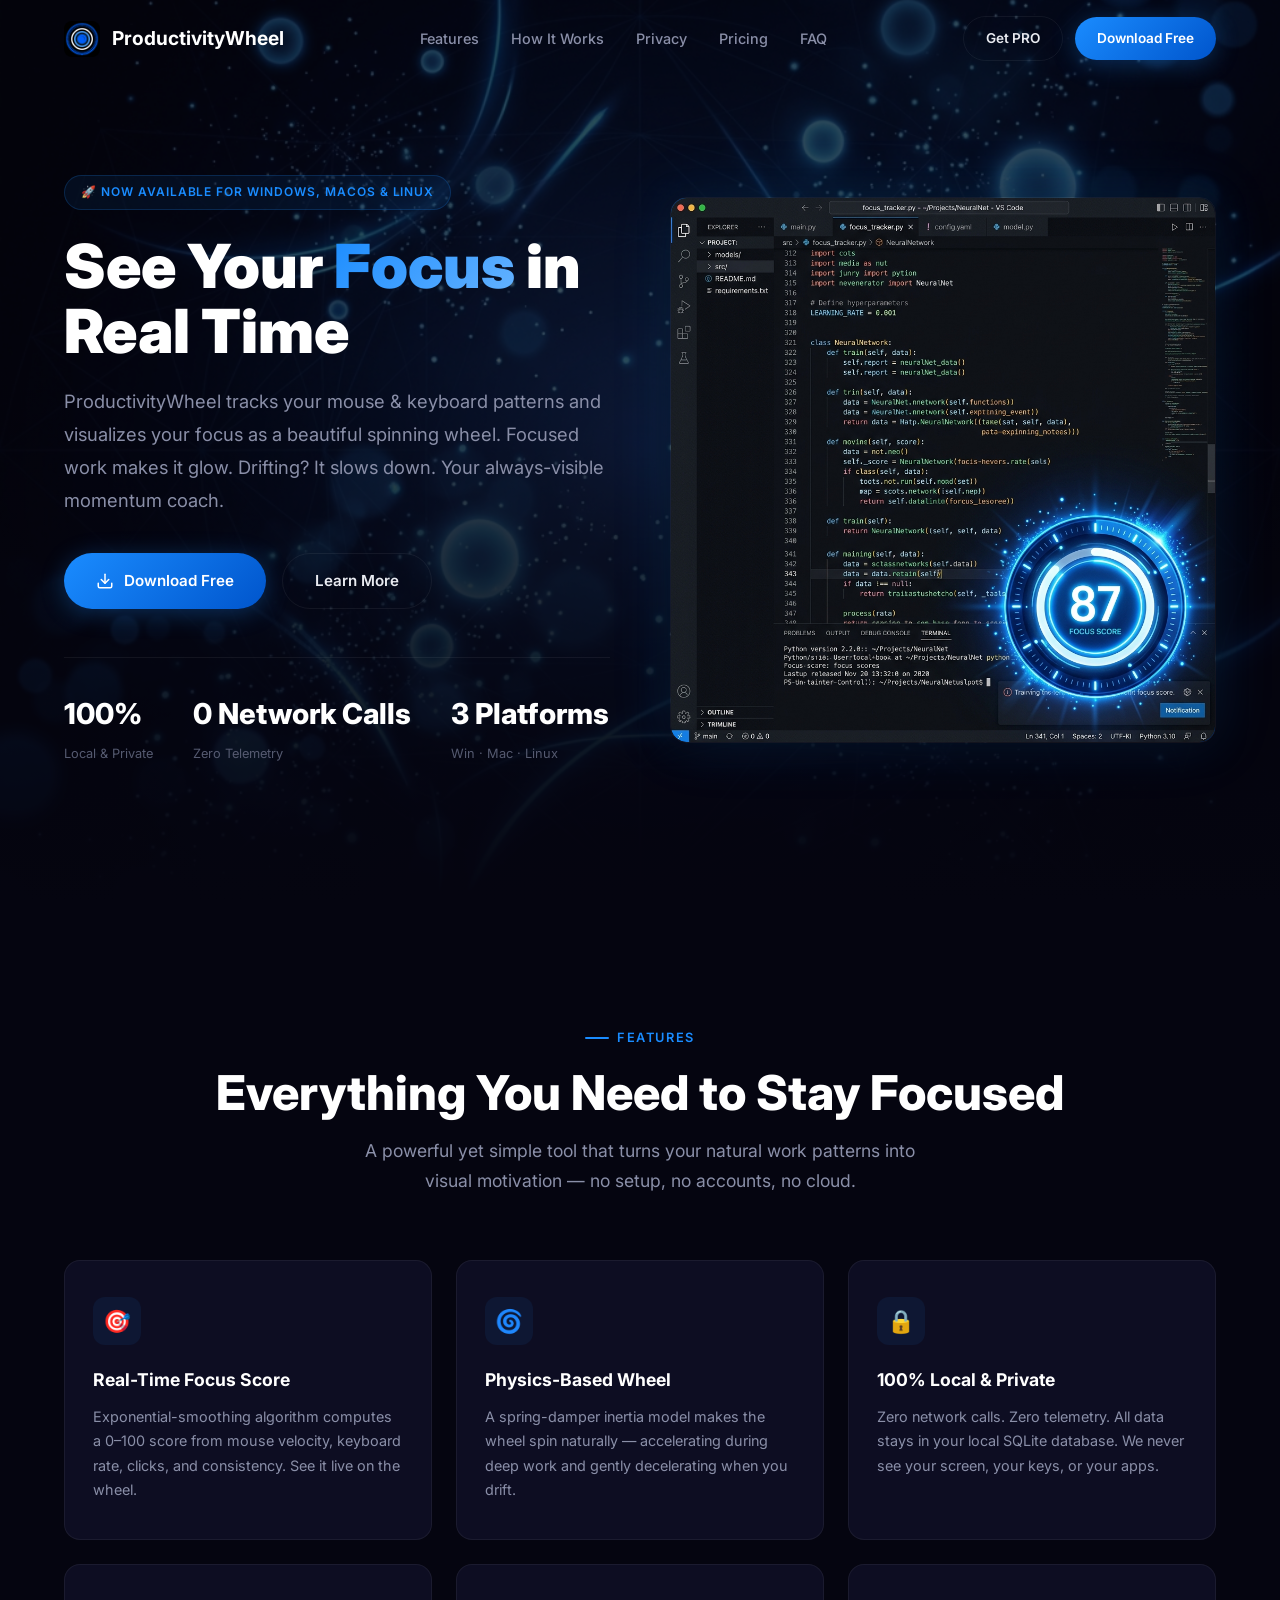
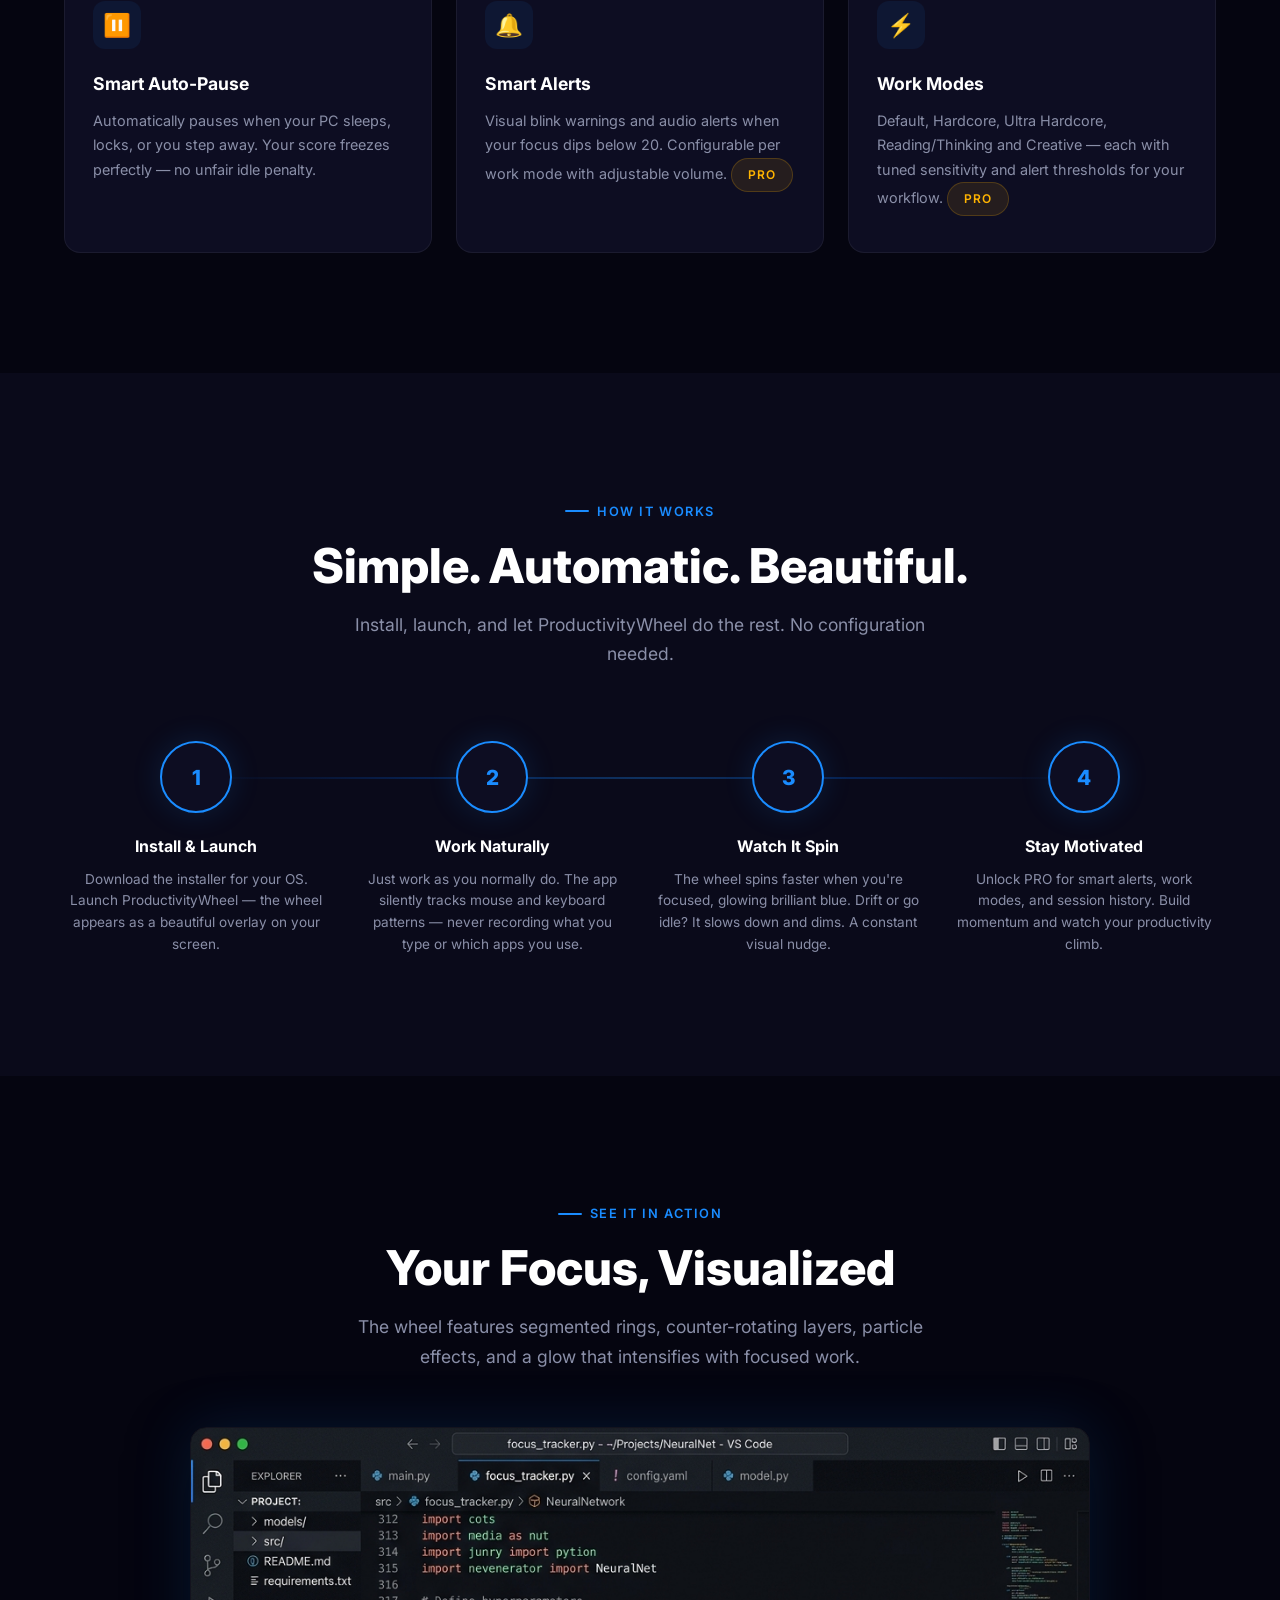
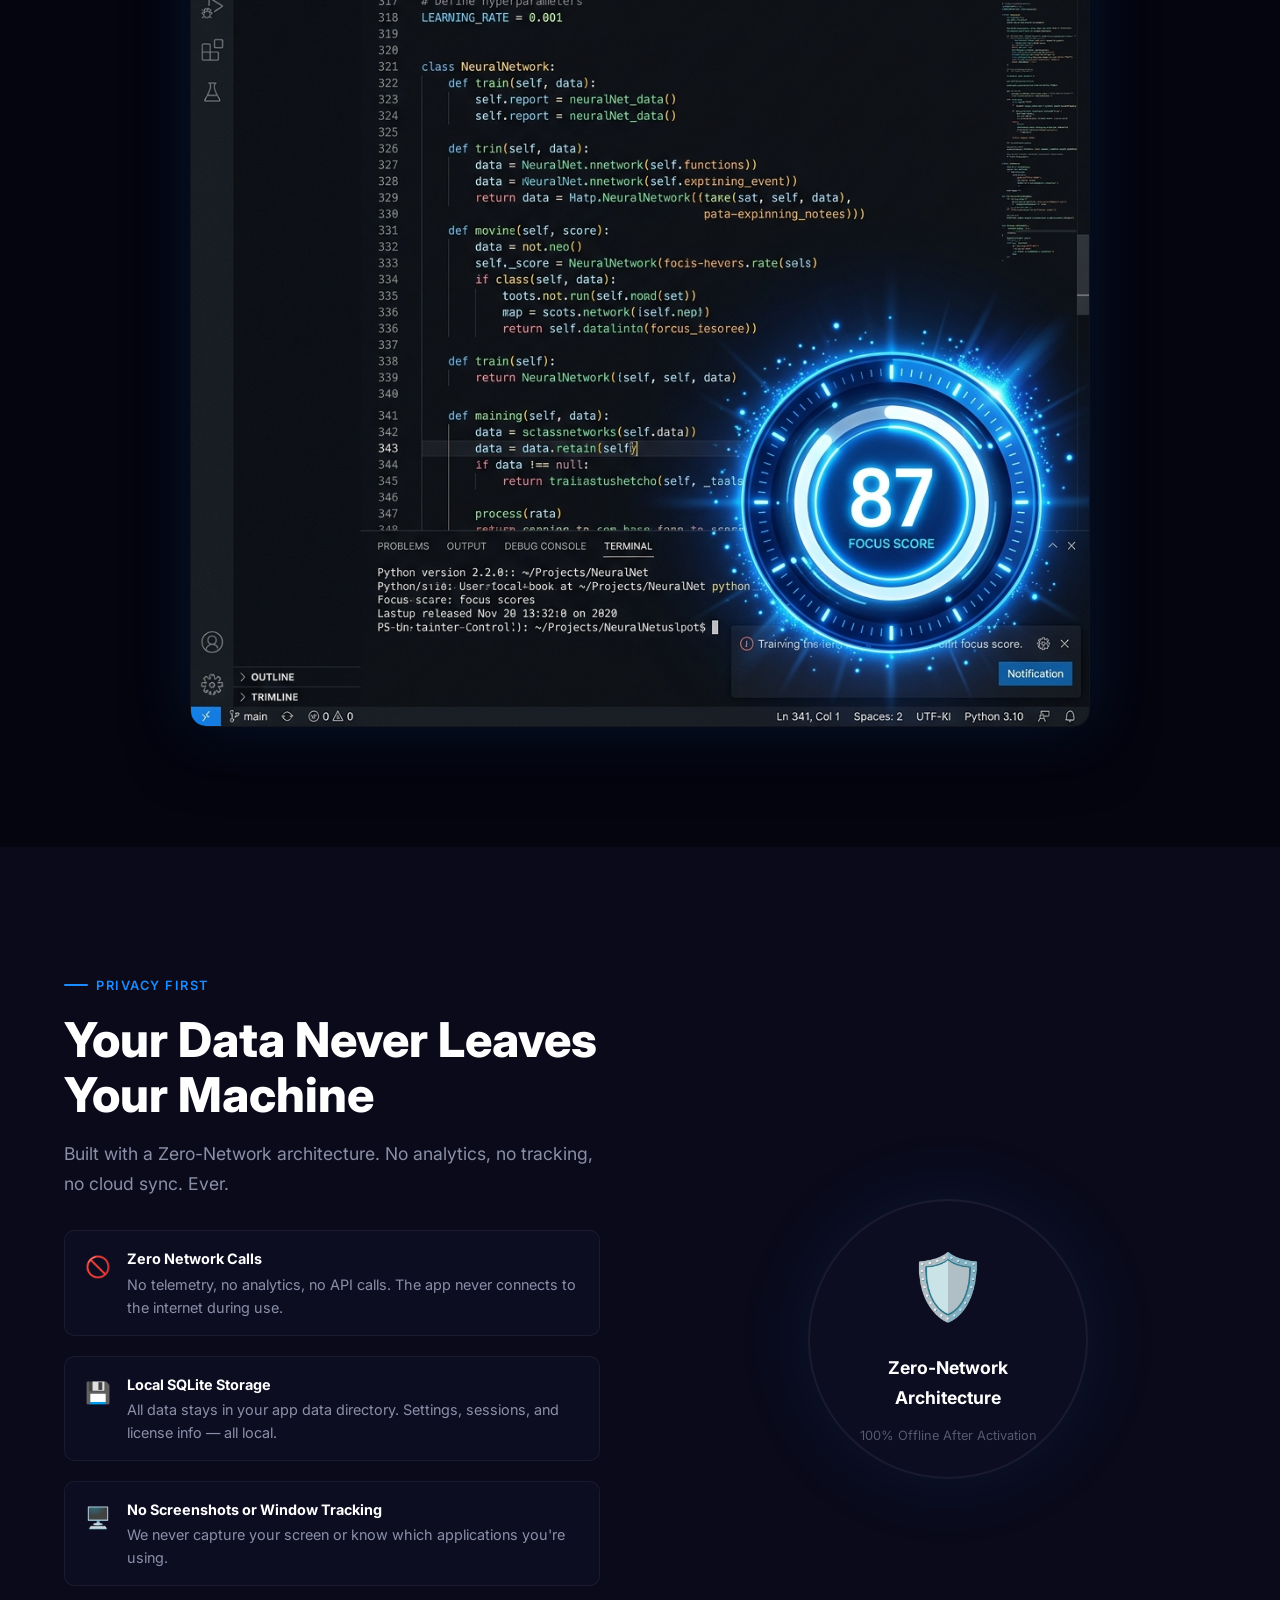
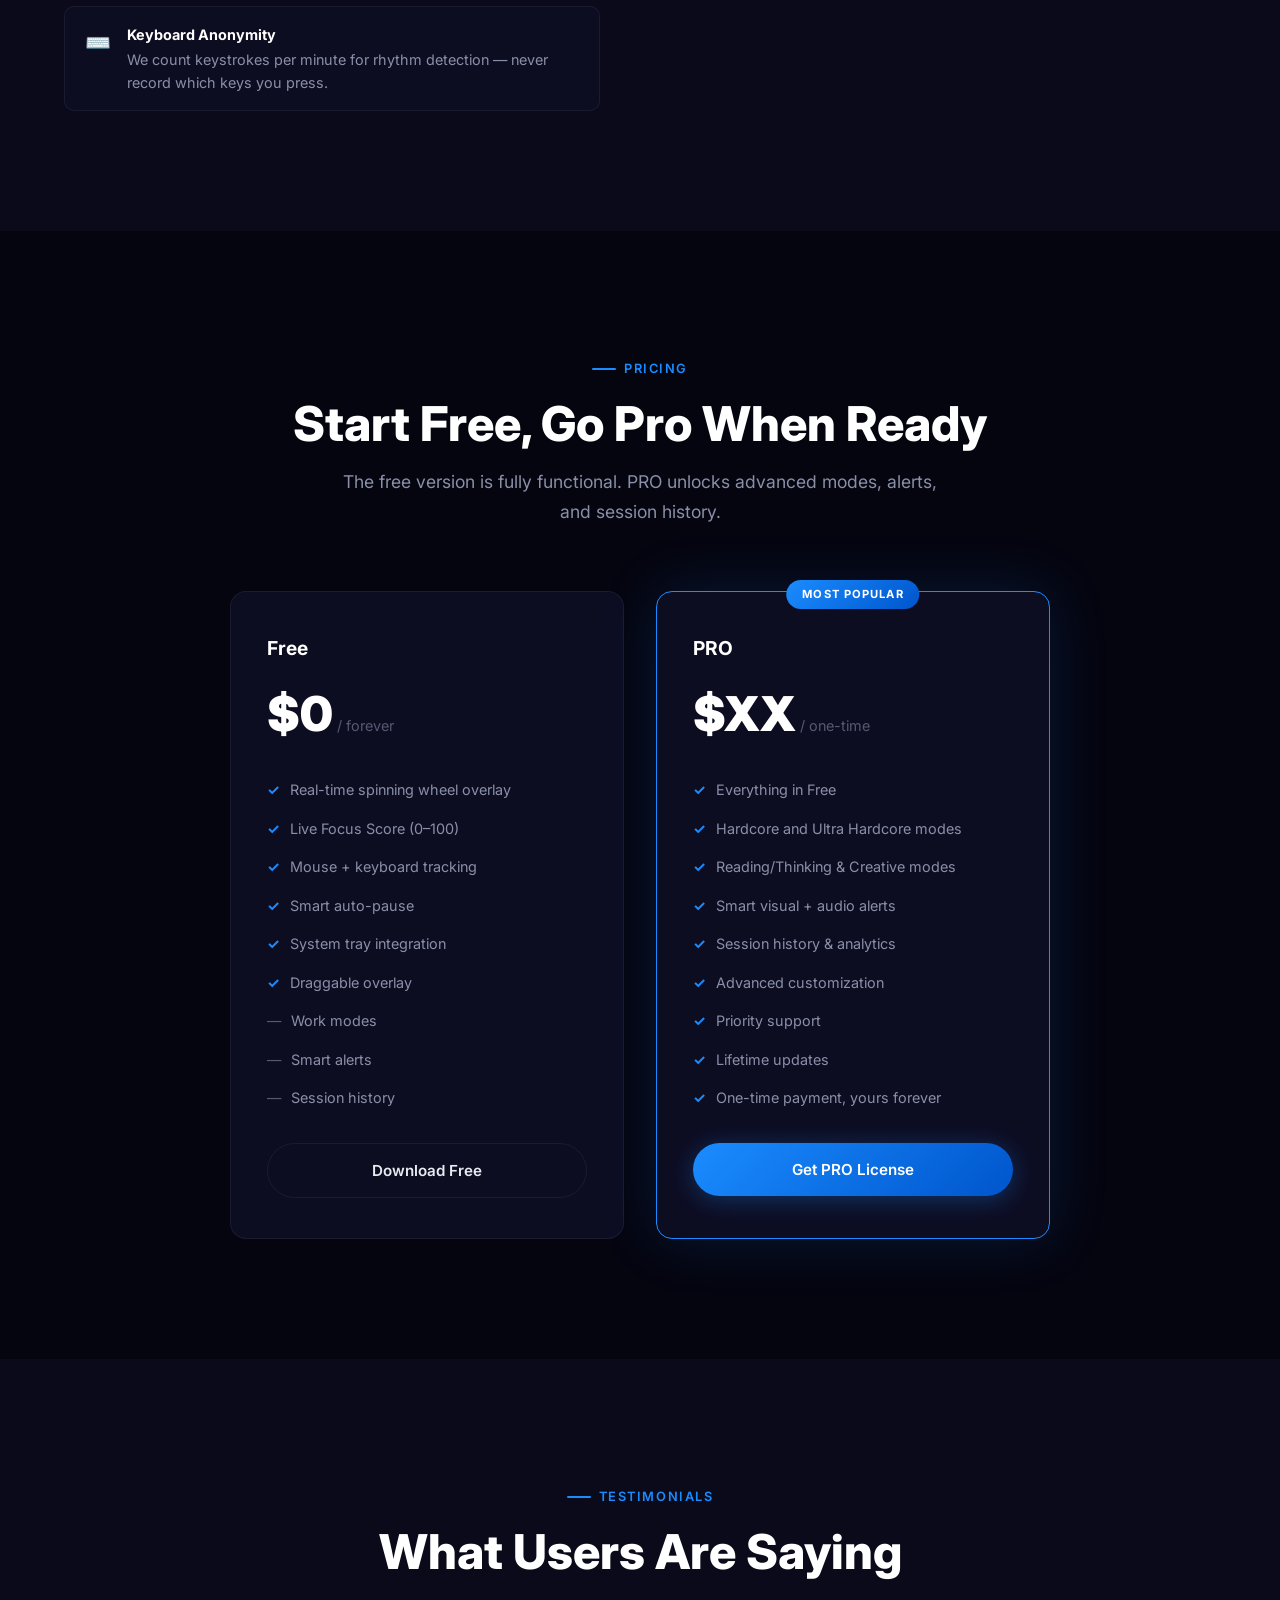
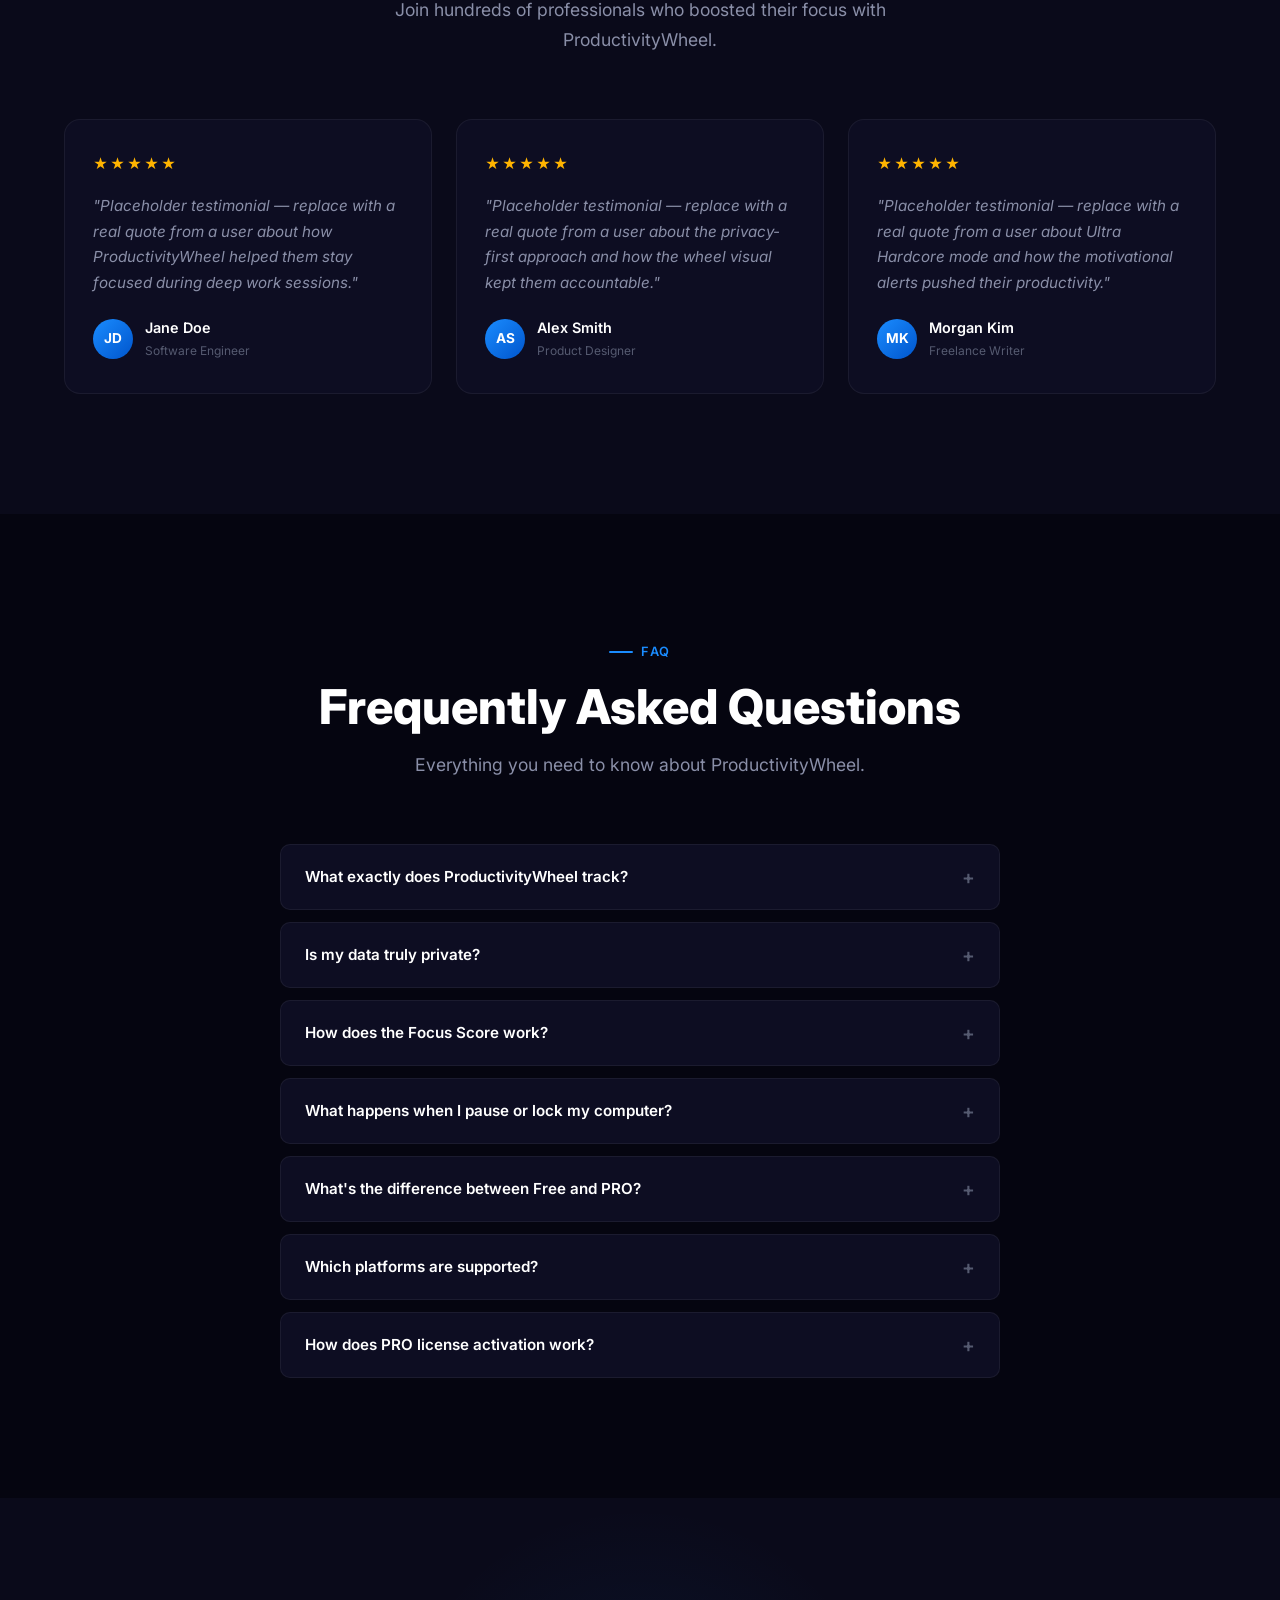
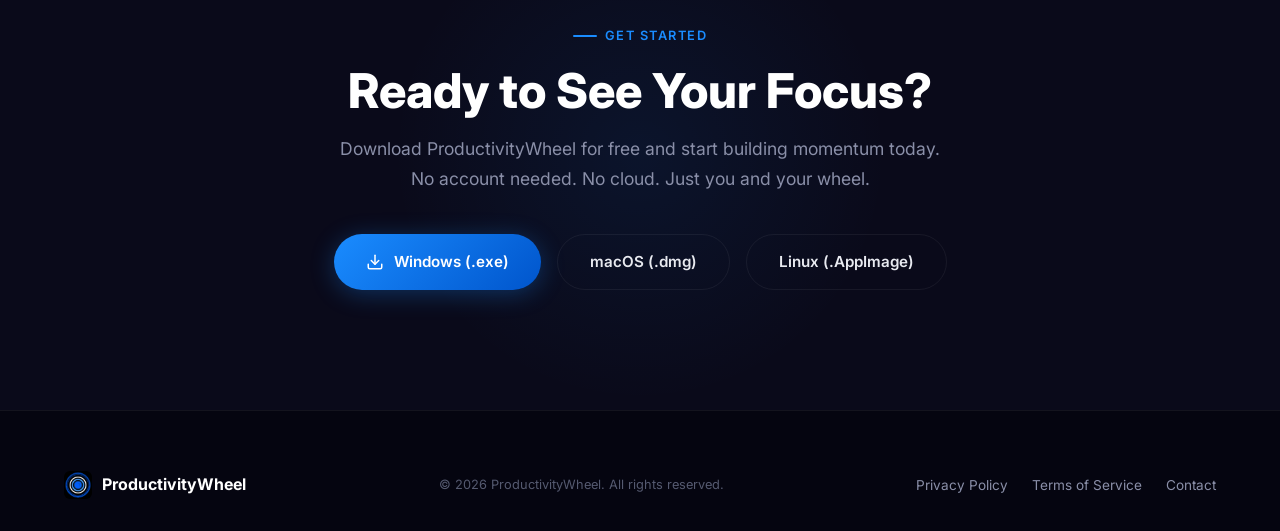
<file: index.html>
<!DOCTYPE html>
<html lang="en">
<head>
  <meta charset="UTF-8" />
  <meta name="viewport" content="width=device-width, initial-scale=1.0" />
  <title>ProductivityWheel — Your Personal Focus Momentum Tracker</title>
  <meta name="description" content="ProductivityWheel tracks your mouse and keyboard patterns in real-time and visualizes your focus as a beautiful spinning wheel. 100% local. Zero telemetry. Pure motivation." />
  <meta name="keywords" content="productivity, focus tracker, mouse tracking, gamification, desktop app, privacy" />
  <meta property="og:title" content="ProductivityWheel — Your Personal Focus Momentum Tracker" />
  <meta property="og:description" content="A gamified focus coach that runs 100% locally on your machine. No cloud. No telemetry. Just motivation." />
  <meta property="og:image" content="assets/images/screenshot.png" />
  <meta property="og:type" content="website" />
  <link rel="icon" type="image/png" href="assets/images/logo.png" />
  <link rel="stylesheet" href="styles.css" />
</head>
<body>

  <!-- ====== NAVBAR ====== -->
  <nav class="navbar" id="navbar">
    <div class="container">
      <a href="#" class="navbar__logo">
        <img src="assets/images/logo.png" alt="ProductivityWheel Logo" />
        <span>ProductivityWheel</span>
      </a>
      <ul class="navbar__links" id="nav-links">
        <li><a href="#features">Features</a></li>
        <li><a href="#how-it-works">How It Works</a></li>
        <li><a href="#privacy">Privacy</a></li>
        <li><a href="#pricing">Pricing</a></li>
        <li><a href="#faq">FAQ</a></li>
      </ul>
      <div class="navbar__cta">
        <a href="#pricing" class="btn btn--outline btn--sm">Get PRO</a>
        <a href="#download" class="btn btn--primary btn--sm">Download Free</a>
      </div>
      <button class="navbar__toggle" id="nav-toggle" aria-label="Toggle navigation" aria-expanded="false">
        <span></span><span></span><span></span>
      </button>
    </div>
  </nav>

  <!-- ====== HERO ====== -->
  <section class="hero" id="hero">
    <div class="hero__bg"></div>
    <div class="container">
      <div class="hero__content">
        <div class="hero__badge">
          <span class="badge badge--blue">🚀 Now Available for Windows, macOS & Linux</span>
        </div>
        <h1 class="hero__title">
          See Your <span>Focus</span> in Real&nbsp;Time
        </h1>
        <p class="hero__subtitle">
          ProductivityWheel tracks your mouse &amp; keyboard patterns and visualizes your focus as a beautiful spinning wheel. Focused work makes it glow. Drifting? It slows down. Your always-visible momentum coach.
        </p>
        <div class="hero__actions">
          <a href="#download" class="btn btn--primary">
            <svg width="18" height="18" viewBox="0 0 24 24" fill="none" stroke="currentColor" stroke-width="2" stroke-linecap="round" stroke-linejoin="round"><path d="M21 15v4a2 2 0 01-2 2H5a2 2 0 01-2-2v-4"/><polyline points="7 10 12 15 17 10"/><line x1="12" y1="15" x2="12" y2="3"/></svg>
            Download Free
          </a>
          <a href="#how-it-works" class="btn btn--outline">Learn More</a>
        </div>
        <div class="hero__stats">
          <div>
            <div class="hero__stat-value" data-count="100" data-suffix="%">0%</div>
            <div class="hero__stat-label">Local & Private</div>
          </div>
          <div>
            <div class="hero__stat-value" data-count="0" data-suffix=" Network Calls">0 Network Calls</div>
            <div class="hero__stat-label">Zero Telemetry</div>
          </div>
          <div>
            <div class="hero__stat-value" data-count="3" data-suffix=" Platforms">0 Platforms</div>
            <div class="hero__stat-label">Win · Mac · Linux</div>
          </div>
        </div>
      </div>
      <div class="hero__visual">
        <div class="hero__image-wrapper">
          <img src="assets/images/screenshot.png" alt="ProductivityWheel running on desktop — a glowing blue spinning wheel overlay showing Focus Score of 87" />
        </div>
      </div>
    </div>
  </section>

  <!-- ====== FEATURES ====== -->
  <section class="features" id="features">
    <div class="container">
      <div class="features__header animate-on-scroll">
        <span class="section-label">Features</span>
        <h2 class="section-title">Everything You Need to Stay Focused</h2>
        <p class="section-subtitle">A powerful yet simple tool that turns your natural work patterns into visual motivation — no setup, no accounts, no cloud.</p>
      </div>
      <div class="features__grid">

        <div class="feature-card animate-on-scroll">
          <div class="feature-card__icon">🎯</div>
          <h3 class="feature-card__title">Real-Time Focus Score</h3>
          <p class="feature-card__desc">Exponential-smoothing algorithm computes a 0–100 score from mouse velocity, keyboard rate, clicks, and consistency. See it live on the wheel.</p>
        </div>

        <div class="feature-card animate-on-scroll">
          <div class="feature-card__icon">🌀</div>
          <h3 class="feature-card__title">Physics-Based Wheel</h3>
          <p class="feature-card__desc">A spring-damper inertia model makes the wheel spin naturally — accelerating during deep work and gently decelerating when you drift.</p>
        </div>

        <div class="feature-card animate-on-scroll">
          <div class="feature-card__icon">🔒</div>
          <h3 class="feature-card__title">100% Local & Private</h3>
          <p class="feature-card__desc">Zero network calls. Zero telemetry. All data stays in your local SQLite database. We never see your screen, your keys, or your apps.</p>
        </div>

        <div class="feature-card animate-on-scroll">
          <div class="feature-card__icon">⏸️</div>
          <h3 class="feature-card__title">Smart Auto-Pause</h3>
          <p class="feature-card__desc">Automatically pauses when your PC sleeps, locks, or you step away. Your score freezes perfectly — no unfair idle penalty.</p>
        </div>

        <div class="feature-card animate-on-scroll">
          <div class="feature-card__icon">🔔</div>
          <h3 class="feature-card__title">Smart Alerts</h3>
          <p class="feature-card__desc">Visual blink warnings and audio alerts when your focus dips below 20. Configurable per work mode with adjustable volume. <span class="badge badge--pro">PRO</span></p>
        </div>

        <div class="feature-card animate-on-scroll">
          <div class="feature-card__icon">⚡</div>
          <h3 class="feature-card__title">Work Modes</h3>
          <p class="feature-card__desc">Default, Hardcore, Ultra Hardcore, Reading/Thinking and Creative — each with tuned sensitivity and alert thresholds for your workflow. <span class="badge badge--pro">PRO</span></p>
        </div>

      </div>
    </div>
  </section>

  <!-- ====== HOW IT WORKS ====== -->
  <section class="how-it-works" id="how-it-works">
    <div class="container">
      <div class="how-it-works__header animate-on-scroll">
        <span class="section-label">How It Works</span>
        <h2 class="section-title">Simple. Automatic. Beautiful.</h2>
        <p class="section-subtitle">Install, launch, and let ProductivityWheel do the rest. No configuration needed.</p>
      </div>
      <div class="steps">
        <div class="step animate-on-scroll">
          <div class="step__number">1</div>
          <h3 class="step__title">Install & Launch</h3>
          <p class="step__desc">Download the installer for your OS. Launch ProductivityWheel — the wheel appears as a beautiful overlay on your screen.</p>
        </div>
        <div class="step animate-on-scroll">
          <div class="step__number">2</div>
          <h3 class="step__title">Work Naturally</h3>
          <p class="step__desc">Just work as you normally do. The app silently tracks mouse and keyboard patterns — never recording what you type or which apps you use.</p>
        </div>
        <div class="step animate-on-scroll">
          <div class="step__number">3</div>
          <h3 class="step__title">Watch It Spin</h3>
          <p class="step__desc">The wheel spins faster when you're focused, glowing brilliant blue. Drift or go idle? It slows down and dims. A constant visual nudge.</p>
        </div>
        <div class="step animate-on-scroll">
          <div class="step__number">4</div>
          <h3 class="step__title">Stay Motivated</h3>
          <p class="step__desc">Unlock PRO for smart alerts, work modes, and session history. Build momentum and watch your productivity climb.</p>
        </div>
      </div>
    </div>
  </section>

  <!-- ====== SCREENSHOT ====== -->
  <section class="screenshot-section" id="screenshot">
    <div class="container">
      <div class="screenshot-section__header animate-on-scroll">
        <span class="section-label">See It In Action</span>
        <h2 class="section-title">Your Focus, Visualized</h2>
        <p class="section-subtitle">The wheel features segmented rings, counter-rotating layers, particle effects, and a glow that intensifies with focused work.</p>
      </div>
      <div class="screenshot-section__image animate-on-scroll">
        <img src="assets/images/screenshot.png" alt="ProductivityWheel desktop application showing the focus wheel overlay with glowing blue rings and a focus score" />
      </div>
    </div>
  </section>

  <!-- ====== PRIVACY ====== -->
  <section class="privacy" id="privacy">
    <div class="container">
      <div class="privacy__content">
        <span class="section-label">Privacy First</span>
        <h2 class="section-title">Your Data Never Leaves Your Machine</h2>
        <p class="section-subtitle">Built with a Zero-Network architecture. No analytics, no tracking, no cloud sync. Ever.</p>
        <ul class="privacy__list">
          <li class="privacy__item animate-on-scroll">
            <span class="privacy__item-icon">🚫</span>
            <div class="privacy__item-text">
              <strong>Zero Network Calls</strong>
              No telemetry, no analytics, no API calls. The app never connects to the internet during use.
            </div>
          </li>
          <li class="privacy__item animate-on-scroll">
            <span class="privacy__item-icon">💾</span>
            <div class="privacy__item-text">
              <strong>Local SQLite Storage</strong>
              All data stays in your app data directory. Settings, sessions, and license info — all local.
            </div>
          </li>
          <li class="privacy__item animate-on-scroll">
            <span class="privacy__item-icon">🖥️</span>
            <div class="privacy__item-text">
              <strong>No Screenshots or Window Tracking</strong>
              We never capture your screen or know which applications you're using.
            </div>
          </li>
          <li class="privacy__item animate-on-scroll">
            <span class="privacy__item-icon">⌨️</span>
            <div class="privacy__item-text">
              <strong>Keyboard Anonymity</strong>
              We count keystrokes per minute for rhythm detection — never record which keys you press.
            </div>
          </li>
        </ul>
      </div>
      <div class="privacy__visual animate-on-scroll">
        <div class="privacy__badge-large">
          <span class="icon">🛡️</span>
          <span class="label">Zero-Network<br>Architecture</span>
          <span class="sublabel">100% Offline After Activation</span>
        </div>
      </div>
    </div>
  </section>

  <!-- ====== PRICING ====== -->
  <section class="pricing" id="pricing">
    <div class="container">
      <div class="pricing__header animate-on-scroll">
        <span class="section-label">Pricing</span>
        <h2 class="section-title">Start Free, Go Pro When Ready</h2>
        <p class="section-subtitle">The free version is fully functional. PRO unlocks advanced modes, alerts, and session history.</p>
      </div>
      <div class="pricing__grid">

        <!-- Free -->
        <div class="pricing-card animate-on-scroll">
          <h3 class="pricing-card__name">Free</h3>
          <div class="pricing-card__price">
            <span class="amount">$0</span>
            <span class="period"> / forever</span>
          </div>
          <ul class="pricing-card__features">
            <li><span class="check">✓</span> Real-time spinning wheel overlay</li>
            <li><span class="check">✓</span> Live Focus Score (0–100)</li>
            <li><span class="check">✓</span> Mouse + keyboard tracking</li>
            <li><span class="check">✓</span> Smart auto-pause</li>
            <li><span class="check">✓</span> System tray integration</li>
            <li><span class="check">✓</span> Draggable overlay</li>
            <li><span class="cross">—</span> Work modes</li>
            <li><span class="cross">—</span> Smart alerts</li>
            <li><span class="cross">—</span> Session history</li>
          </ul>
          <a href="#download" class="btn btn--outline">Download Free</a>
        </div>

        <!-- PRO -->
        <div class="pricing-card pricing-card--featured animate-on-scroll">
          <h3 class="pricing-card__name">PRO</h3>
          <div class="pricing-card__price">
            <!-- PLACEHOLDER: Replace with real price -->
            <span class="amount">$XX</span>
            <span class="period"> / one-time</span>
          </div>
          <ul class="pricing-card__features">
            <li><span class="check">✓</span> Everything in Free</li>
            <li><span class="check">✓</span> Hardcore and Ultra Hardcore modes</li>
            <li><span class="check">✓</span> Reading/Thinking & Creative modes</li>
            <li><span class="check">✓</span> Smart visual + audio alerts</li>
            <li><span class="check">✓</span> Session history & analytics</li>
            <li><span class="check">✓</span> Advanced customization</li>
            <li><span class="check">✓</span> Priority support</li>
            <li><span class="check">✓</span> Lifetime updates</li>
            <li><span class="check">✓</span> One-time payment, yours forever</li>
          </ul>
          <!-- PLACEHOLDER: Replace href with real purchase link -->
          <a href="#" class="btn btn--primary">Get PRO License</a>
        </div>

      </div>
    </div>
  </section>

  <!-- ====== TESTIMONIALS ====== -->
  <section class="testimonials" id="testimonials">
    <div class="container">
      <div class="testimonials__header animate-on-scroll">
        <span class="section-label">Testimonials</span>
        <h2 class="section-title">What Users Are Saying</h2>
        <p class="section-subtitle">Join hundreds of professionals who boosted their focus with ProductivityWheel.</p>
      </div>
      <div class="testimonials__grid">

        <!-- PLACEHOLDER: Replace with real testimonials -->
        <div class="testimonial-card animate-on-scroll">
          <div class="testimonial-card__stars">★★★★★</div>
          <p class="testimonial-card__text">"Placeholder testimonial — replace with a real quote from a user about how ProductivityWheel helped them stay focused during deep work sessions."</p>
          <div class="testimonial-card__author">
            <div class="testimonial-card__avatar">JD</div>
            <div>
              <div class="testimonial-card__name">Jane Doe</div>
              <div class="testimonial-card__role">Software Engineer</div>
            </div>
          </div>
        </div>

        <div class="testimonial-card animate-on-scroll">
          <div class="testimonial-card__stars">★★★★★</div>
          <p class="testimonial-card__text">"Placeholder testimonial — replace with a real quote from a user about the privacy-first approach and how the wheel visual kept them accountable."</p>
          <div class="testimonial-card__author">
            <div class="testimonial-card__avatar">AS</div>
            <div>
              <div class="testimonial-card__name">Alex Smith</div>
              <div class="testimonial-card__role">Product Designer</div>
            </div>
          </div>
        </div>

        <div class="testimonial-card animate-on-scroll">
          <div class="testimonial-card__stars">★★★★★</div>
          <p class="testimonial-card__text">"Placeholder testimonial — replace with a real quote from a user about Ultra Hardcore mode and how the motivational alerts pushed their productivity."</p>
          <div class="testimonial-card__author">
            <div class="testimonial-card__avatar">MK</div>
            <div>
              <div class="testimonial-card__name">Morgan Kim</div>
              <div class="testimonial-card__role">Freelance Writer</div>
            </div>
          </div>
        </div>

      </div>
    </div>
  </section>

  <!-- ====== FAQ ====== -->
  <section class="faq" id="faq">
    <div class="container">
      <div class="faq__header animate-on-scroll">
        <span class="section-label">FAQ</span>
        <h2 class="section-title">Frequently Asked Questions</h2>
        <p class="section-subtitle">Everything you need to know about ProductivityWheel.</p>
      </div>
      <div class="faq__list">

        <div class="faq-item animate-on-scroll">
          <button class="faq-item__question" aria-expanded="false">
            <span>What exactly does ProductivityWheel track?</span>
            <span class="faq-item__icon">+</span>
          </button>
          <div class="faq-item__answer">
            <p>ProductivityWheel tracks mouse movement velocity, direction variance, click rates, scroll activity, and keyboard strokes per minute. It never records which keys you press, which apps you use, or captures any screenshots. All tracking is local — nothing is sent anywhere.</p>
          </div>
        </div>

        <div class="faq-item animate-on-scroll">
          <button class="faq-item__question" aria-expanded="false">
            <span>Is my data truly private?</span>
            <span class="faq-item__icon">+</span>
          </button>
          <div class="faq-item__answer">
            <p>Yes. ProductivityWheel uses a Zero-Network architecture. The app makes zero internet connections during normal use. All data is stored locally on your machine in an encrypted SQLite database. The only network call ever made is a one-time license activation (PRO users only).</p>
          </div>
        </div>

        <div class="faq-item animate-on-scroll">
          <button class="faq-item__question" aria-expanded="false">
            <span>How does the Focus Score work?</span>
            <span class="faq-item__icon">+</span>
          </button>
          <div class="faq-item__answer">
            <p>The Focus Score (0–100) uses an exponential-smoothing algorithm that weighs mouse velocity (25%), keyboard rate (30%), clicks (15%), scroll (10%), and consistency (20%). It starts at 50, ramps fast during focused work, and decays slowly during idle periods.</p>
          </div>
        </div>

        <div class="faq-item animate-on-scroll">
          <button class="faq-item__question" aria-expanded="false">
            <span>What happens when I pause or lock my computer?</span>
            <span class="faq-item__icon">+</span>
          </button>
          <div class="faq-item__answer">
            <p>When paused (via tray or button), or when your PC sleeps or locks, the Focus Score and wheel freeze completely — no decay, no change. On resume, it continues from exactly where you left off with no idle penalty.</p>
          </div>
        </div>

        <div class="faq-item animate-on-scroll">
          <button class="faq-item__question" aria-expanded="false">
            <span>What's the difference between Free and PRO?</span>
            <span class="faq-item__icon">+</span>
          </button>
          <div class="faq-item__answer">
            <p>The Free version includes the full spinning wheel overlay, live Focus Score, and auto-pause. PRO unlocks work modes (Hardcore, Ultra Hardcore, Reading/Thinking, Creative), smart audio/visual alerts, session history, and advanced customization. PRO is a one-time purchase — yours forever.</p>
          </div>
        </div>

        <div class="faq-item animate-on-scroll">
          <button class="faq-item__question" aria-expanded="false">
            <span>Which platforms are supported?</span>
            <span class="faq-item__icon">+</span>
          </button>
          <div class="faq-item__answer">
            <p>ProductivityWheel is available for Windows, macOS, and Linux. Download the installer for your platform from the download section below.</p>
          </div>
        </div>

        <div class="faq-item animate-on-scroll">
          <button class="faq-item__question" aria-expanded="false">
            <span>How does PRO license activation work?</span>
            <span class="faq-item__icon">+</span>
          </button>
          <div class="faq-item__answer">
            <p>After purchasing, you receive a key in the format PW-XXXX-XXXX-XXXX-XXXX. Enter it in Settings → License tab. The app performs a one-time secure activation (HTTPS) and then works fully offline forever. Your key is tied to your device for security.</p>
          </div>
        </div>

      </div>
    </div>
  </section>

  <!-- ====== CTA / DOWNLOAD ====== -->
  <section class="cta" id="download">
    <div class="container">
      <div class="animate-on-scroll">
        <span class="section-label">Get Started</span>
        <h2 class="section-title">Ready to See Your Focus?</h2>
        <p class="section-subtitle">Download ProductivityWheel for free and start building momentum today. No account needed. No cloud. Just you and your wheel.</p>
        <div class="cta__actions">
          <a href="https://github.com/alvaroltorres/ProductivityWheel/releases/download/v1.1.0/ProductivityWheel.Setup.1.1.0.exe" download class="btn btn--primary">
            <svg width="18" height="18" viewBox="0 0 24 24" fill="none" stroke="currentColor" stroke-width="2" stroke-linecap="round" stroke-linejoin="round"><path d="M21 15v4a2 2 0 01-2 2H5a2 2 0 01-2-2v-4"/><polyline points="7 10 12 15 17 10"/><line x1="12" y1="15" x2="12" y2="3"/></svg>
            Windows (.exe)
          </a>
          <a href="https://github.com/alvaroltorres/ProductivityWheel/releases/download/v1.1.0/ProductivityWheel-1.1.0-arm64.dmg" download class="btn btn--outline">
            macOS (.dmg)
          </a>
          <a href="https://github.com/alvaroltorres/ProductivityWheel/releases/download/v1.1.0/ProductivityWheel-1.1.0.AppImage" download class="btn btn--outline">
            Linux (.AppImage)
          </a>
        </div>
      </div>
    </div>
  </section>

  <!-- ====== FOOTER ====== -->
  <footer class="footer">
    <div class="container">
      <div class="footer__brand">
        <img src="assets/images/logo.png" alt="ProductivityWheel" />
        <span>ProductivityWheel</span>
      </div>
      <p class="footer__copy">&copy; 2026 ProductivityWheel. All rights reserved.</p>
      <ul class="footer__links">
        <li><a href="privacy.html">Privacy Policy</a></li>
        <li><a href="terms.html">Terms of Service</a></li>
        <li><a href="contact.html">Contact</a></li>
      </ul>
    </div>
  </footer>

  <script src="script.js"></script>
</body>
</html>
</file>
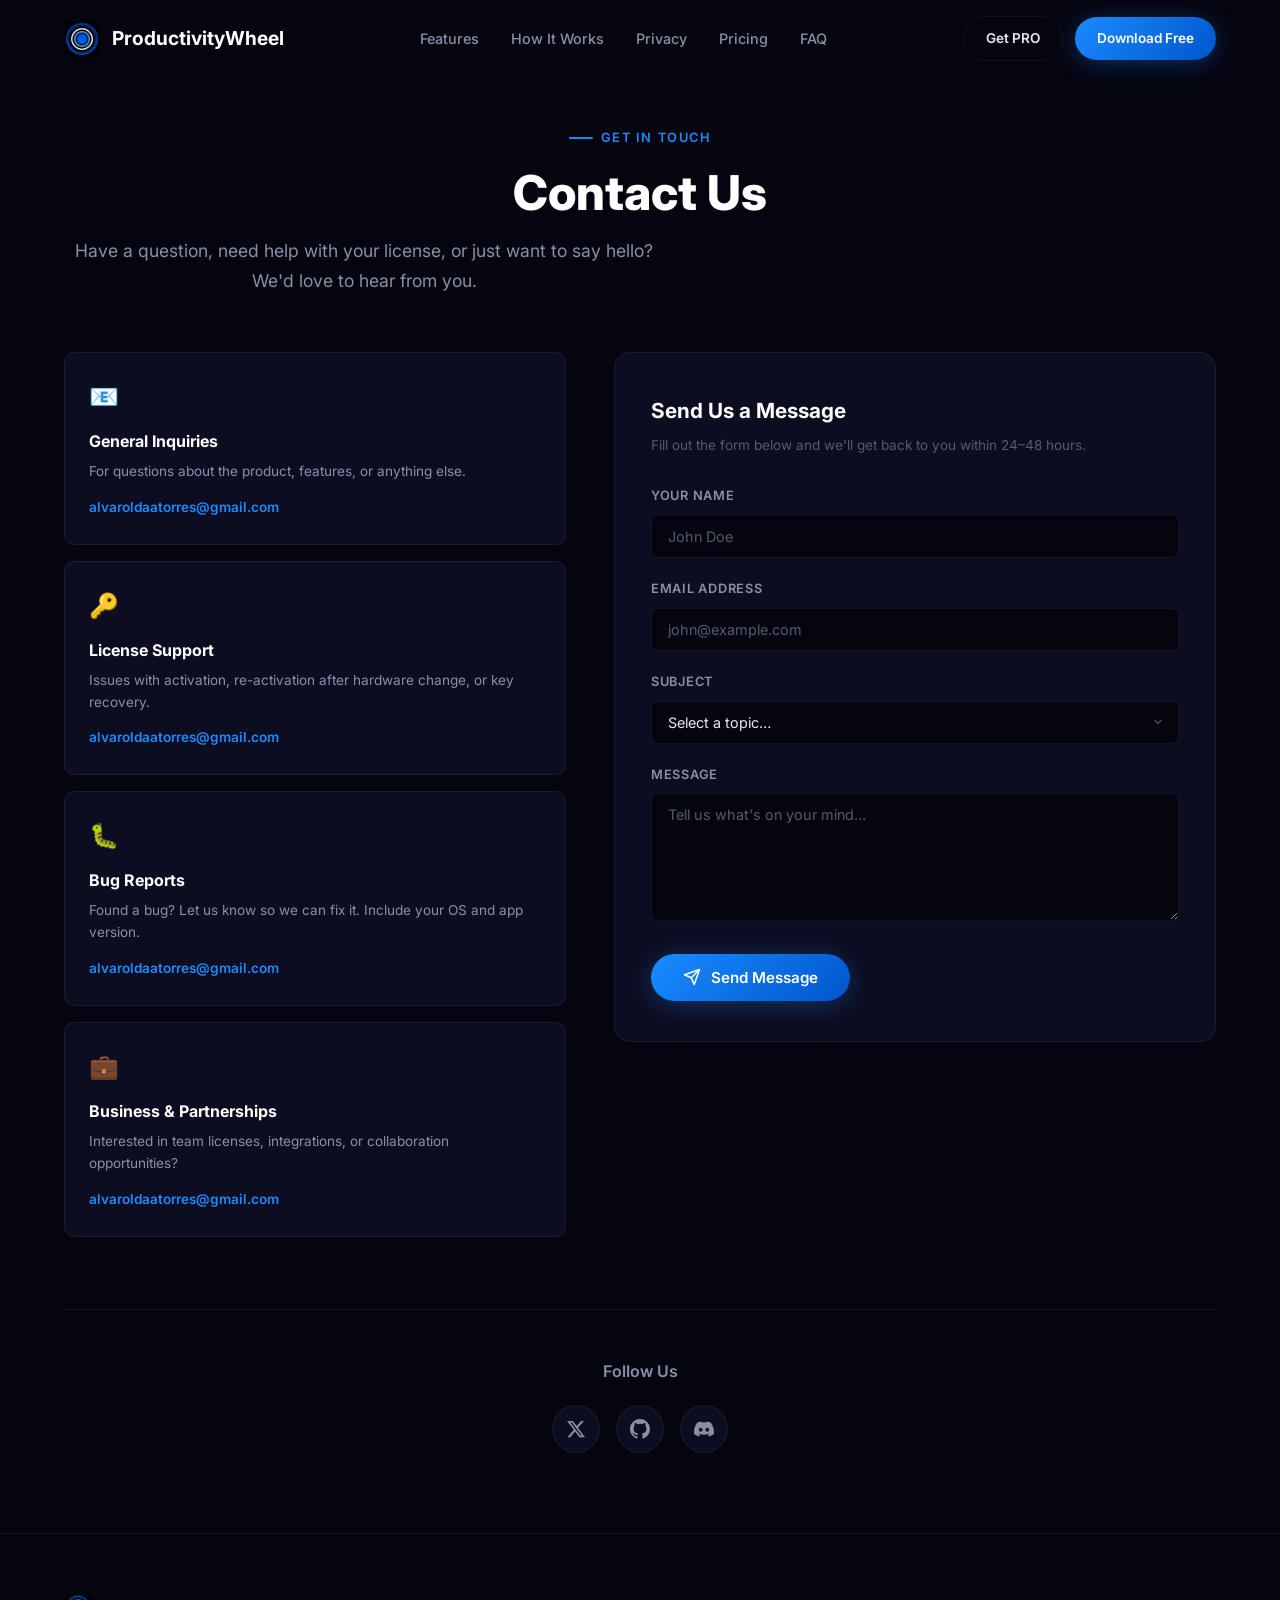
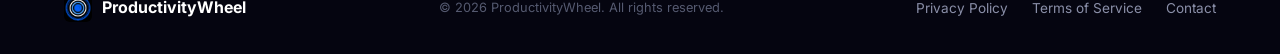
<file: contact.html>
<!DOCTYPE html>
<html lang="en">
<head>
  <meta charset="UTF-8" />
  <meta name="viewport" content="width=device-width, initial-scale=1.0" />
  <title>Contact Us — ProductivityWheel</title>
  <meta name="description" content="Get in touch with the ProductivityWheel team. Reach out for support, licensing questions, or business inquiries." />
  <link rel="icon" type="image/png" href="assets/images/logo.png" />
  <link rel="stylesheet" href="styles.css" />
</head>
<body>

  <!-- ====== NAVBAR ====== -->
  <nav class="navbar scrolled" id="navbar">
    <div class="container">
      <a href="index.html" class="navbar__logo">
        <img src="assets/images/logo.png" alt="ProductivityWheel Logo" />
        <span>ProductivityWheel</span>
      </a>
      <ul class="navbar__links" id="nav-links">
        <li><a href="index.html#features">Features</a></li>
        <li><a href="index.html#how-it-works">How It Works</a></li>
        <li><a href="index.html#privacy">Privacy</a></li>
        <li><a href="index.html#pricing">Pricing</a></li>
        <li><a href="index.html#faq">FAQ</a></li>
      </ul>
      <div class="navbar__cta">
        <a href="index.html#pricing" class="btn btn--outline btn--sm">Get PRO</a>
        <a href="index.html#download" class="btn btn--primary btn--sm">Download Free</a>
      </div>
      <button class="navbar__toggle" id="nav-toggle" aria-label="Toggle navigation" aria-expanded="false">
        <span></span><span></span><span></span>
      </button>
    </div>
  </nav>

  <!-- ====== CONTACT PAGE ====== -->
  <main class="legal-page contact-page">
    <div class="container">

      <div class="legal-page__header animate-on-scroll">
        <span class="section-label">Get In Touch</span>
        <h1 class="section-title">Contact Us</h1>
        <p class="section-subtitle">Have a question, need help with your license, or just want to say hello? We'd love to hear from you.</p>
      </div>

      <div class="contact-grid animate-on-scroll">

        <!-- Contact Cards -->
        <div class="contact-cards">

          <div class="contact-card">
            <div class="contact-card__icon">📧</div>
            <h3 class="contact-card__title">General Inquiries</h3>
            <p class="contact-card__desc">For questions about the product, features, or anything else.</p>
            <!-- PLACEHOLDER: Replace with real email -->
            <a href="mailto:alvaroldaatorres@gmail.com" class="contact-card__link">alvaroldaatorres@gmail.com</a>
          </div>

          <div class="contact-card">
            <div class="contact-card__icon">🔑</div>
            <h3 class="contact-card__title">License Support</h3>
            <p class="contact-card__desc">Issues with activation, re-activation after hardware change, or key recovery.</p>
            <!-- PLACEHOLDER: Replace with real email -->
            <a href="mailto:alvaroldaatorres@gmail.com" class="contact-card__link">alvaroldaatorres@gmail.com</a>
          </div>

          <div class="contact-card">
            <div class="contact-card__icon">🐛</div>
            <h3 class="contact-card__title">Bug Reports</h3>
            <p class="contact-card__desc">Found a bug? Let us know so we can fix it. Include your OS and app version.</p>
            <!-- PLACEHOLDER: Replace with real email or link -->
            <a href="mailto:alvaroldaatorres@gmail.com" class="contact-card__link">alvaroldaatorres@gmail.com</a>
          </div>

          <div class="contact-card">
            <div class="contact-card__icon">💼</div>
            <h3 class="contact-card__title">Business & Partnerships</h3>
            <p class="contact-card__desc">Interested in team licenses, integrations, or collaboration opportunities?</p>
            <!-- PLACEHOLDER: Replace with real email -->
            <a href="mailto:alvaroldaatorres@gmail.com" class="contact-card__link">alvaroldaatorres@gmail.com</a>
          </div>

        </div>

        <!-- Contact Form -->
        <div class="contact-form-wrapper">
          <h2 class="contact-form__title">Send Us a Message</h2>
          <p class="contact-form__subtitle">Fill out the form below and we'll get back to you within 24–48 hours.</p>

          <form class="contact-form" id="contact-form" action="https://api.web3forms.com/submit" method="POST">
            <input type="hidden" name="access_key" value="60be91d4-8e21-4c57-afd2-7dff52995faa">

            <div class="contact-form__group">
              <label for="contact-name" class="contact-form__label">Your Name</label>
              <input type="text" id="contact-name" name="name" class="contact-form__input" placeholder="John Doe" required />
            </div>

            <div class="contact-form__group">
              <label for="contact-email" class="contact-form__label">Email Address</label>
              <input type="email" id="contact-email" name="email" class="contact-form__input" placeholder="john@example.com" required />
            </div>

            <div class="contact-form__group">
              <label for="contact-subject" class="contact-form__label">Subject</label>
              <select id="contact-subject" name="subject" class="contact-form__input contact-form__select" required>
                <option value="" disabled selected>Select a topic…</option>
                <option value="general">General Question</option>
                <option value="license">License / Activation Issue</option>
                <option value="bug">Bug Report</option>
                <option value="feature">Feature Request</option>
                <option value="refund">Refund Request</option>
                <option value="business">Business Inquiry</option>
                <option value="other">Other</option>
              </select>
            </div>

            <div class="contact-form__group">
              <label for="contact-message" class="contact-form__label">Message</label>
              <textarea id="contact-message" name="message" class="contact-form__input contact-form__textarea" placeholder="Tell us what's on your mind…" rows="6" required></textarea>
            </div>

            <button type="submit" class="btn btn--primary contact-form__submit">
              <svg width="18" height="18" viewBox="0 0 24 24" fill="none" stroke="currentColor" stroke-width="2" stroke-linecap="round" stroke-linejoin="round"><line x1="22" y1="2" x2="11" y2="13"/><polygon points="22 2 15 22 11 13 2 9 22 2"/></svg>
              Send Message
            </button>
          </form>

          <!-- Success message (hidden by default) -->
          <div class="contact-form__success" id="form-success">
            <span class="contact-form__success-icon">✅</span>
            <h3>Message Sent!</h3>
            <p>Thank you for reaching out. We'll get back to you within 24–48 hours.</p>
          </div>
        </div>

      </div>

      <!-- Social / Additional Links -->
      <div class="contact-social animate-on-scroll">
        <h3 class="contact-social__title">Follow Us</h3>
        <div class="contact-social__links">
          <!-- PLACEHOLDER: Replace with real social links -->
          <a href="#" class="contact-social__link" aria-label="Twitter / X">
            <svg width="20" height="20" viewBox="0 0 24 24" fill="currentColor"><path d="M18.244 2.25h3.308l-7.227 8.26 8.502 11.24H16.17l-5.214-6.817L4.99 21.75H1.68l7.73-8.835L1.254 2.25H8.08l4.713 6.231zm-1.161 17.52h1.833L7.084 4.126H5.117z"/></svg>
          </a>
          <a href="#" class="contact-social__link" aria-label="GitHub">
            <svg width="20" height="20" viewBox="0 0 24 24" fill="currentColor"><path d="M12 0c-6.626 0-12 5.373-12 12 0 5.302 3.438 9.8 8.207 11.387.599.111.793-.261.793-.577v-2.234c-3.338.726-4.033-1.416-4.033-1.416-.546-1.387-1.333-1.756-1.333-1.756-1.089-.745.083-.729.083-.729 1.205.084 1.839 1.237 1.839 1.237 1.07 1.834 2.807 1.304 3.492.997.107-.775.418-1.305.762-1.604-2.665-.305-5.467-1.334-5.467-5.931 0-1.311.469-2.381 1.236-3.221-.124-.303-.535-1.524.117-3.176 0 0 1.008-.322 3.301 1.23A11.509 11.509 0 0112 5.803c1.02.005 2.047.138 3.006.404 2.291-1.552 3.297-1.23 3.297-1.23.653 1.653.242 2.874.118 3.176.77.84 1.235 1.911 1.235 3.221 0 4.609-2.807 5.624-5.479 5.921.43.372.823 1.102.823 2.222v3.293c0 .319.192.694.801.576C20.566 21.797 24 17.3 24 12c0-6.627-5.373-12-12-12z"/></svg>
          </a>
          <a href="#" class="contact-social__link" aria-label="Discord">
            <svg width="20" height="20" viewBox="0 0 24 24" fill="currentColor"><path d="M20.317 4.37a19.791 19.791 0 00-4.885-1.515.074.074 0 00-.079.037c-.21.375-.444.864-.608 1.25a18.27 18.27 0 00-5.487 0 12.64 12.64 0 00-.617-1.25.077.077 0 00-.079-.037A19.736 19.736 0 003.677 4.37a.07.07 0 00-.032.027C.533 9.046-.32 13.58.099 18.057a.082.082 0 00.031.057 19.9 19.9 0 005.993 3.03.078.078 0 00.084-.028c.462-.63.874-1.295 1.226-1.994a.076.076 0 00-.041-.106 13.107 13.107 0 01-1.872-.892.077.077 0 01-.008-.128 10.2 10.2 0 00.372-.292.074.074 0 01.077-.01c3.928 1.793 8.18 1.793 12.062 0a.074.074 0 01.078.01c.12.098.246.198.373.292a.077.077 0 01-.006.127 12.299 12.299 0 01-1.873.892.077.077 0 00-.041.107c.36.698.772 1.362 1.225 1.993a.076.076 0 00.084.028 19.839 19.839 0 006.002-3.03.077.077 0 00.032-.054c.5-5.177-.838-9.674-3.549-13.66a.061.061 0 00-.031-.03zM8.02 15.33c-1.183 0-2.157-1.085-2.157-2.419 0-1.333.956-2.419 2.157-2.419 1.21 0 2.176 1.096 2.157 2.42 0 1.333-.956 2.418-2.157 2.418zm7.975 0c-1.183 0-2.157-1.085-2.157-2.419 0-1.333.956-2.419 2.157-2.419 1.21 0 2.176 1.096 2.157 2.42 0 1.333-.946 2.418-2.157 2.418z"/></svg>
          </a>
        </div>
      </div>

    </div>
  </main>

  <!-- ====== FOOTER ====== -->
  <footer class="footer">
    <div class="container">
      <div class="footer__brand">
        <img src="assets/images/logo.png" alt="ProductivityWheel" />
        <span>ProductivityWheel</span>
      </div>
      <p class="footer__copy">&copy; 2026 ProductivityWheel. All rights reserved.</p>
      <ul class="footer__links">
        <li><a href="privacy.html">Privacy Policy</a></li>
        <li><a href="terms.html">Terms of Service</a></li>
        <li><a href="contact.html">Contact</a></li>
      </ul>
    </div>
  </footer>

  <script src="script.js"></script>
</body>
</html>
</file>
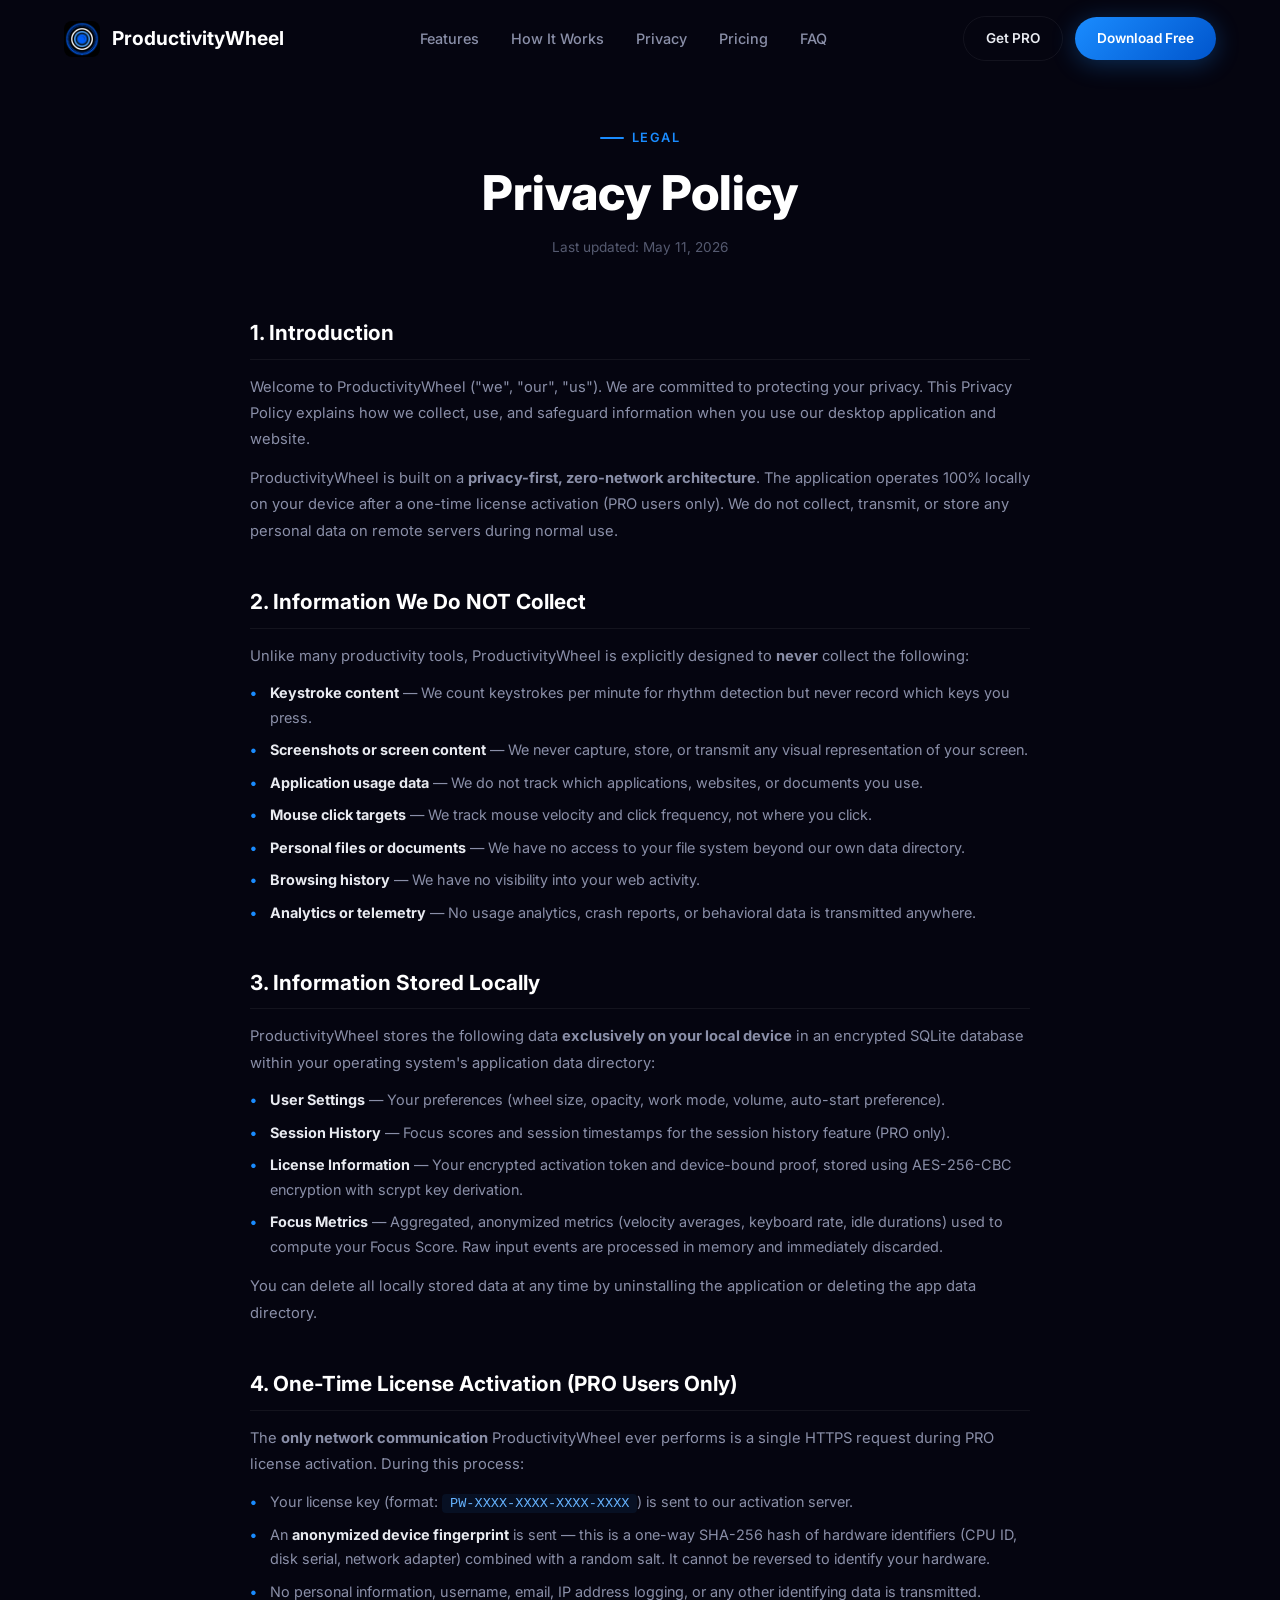
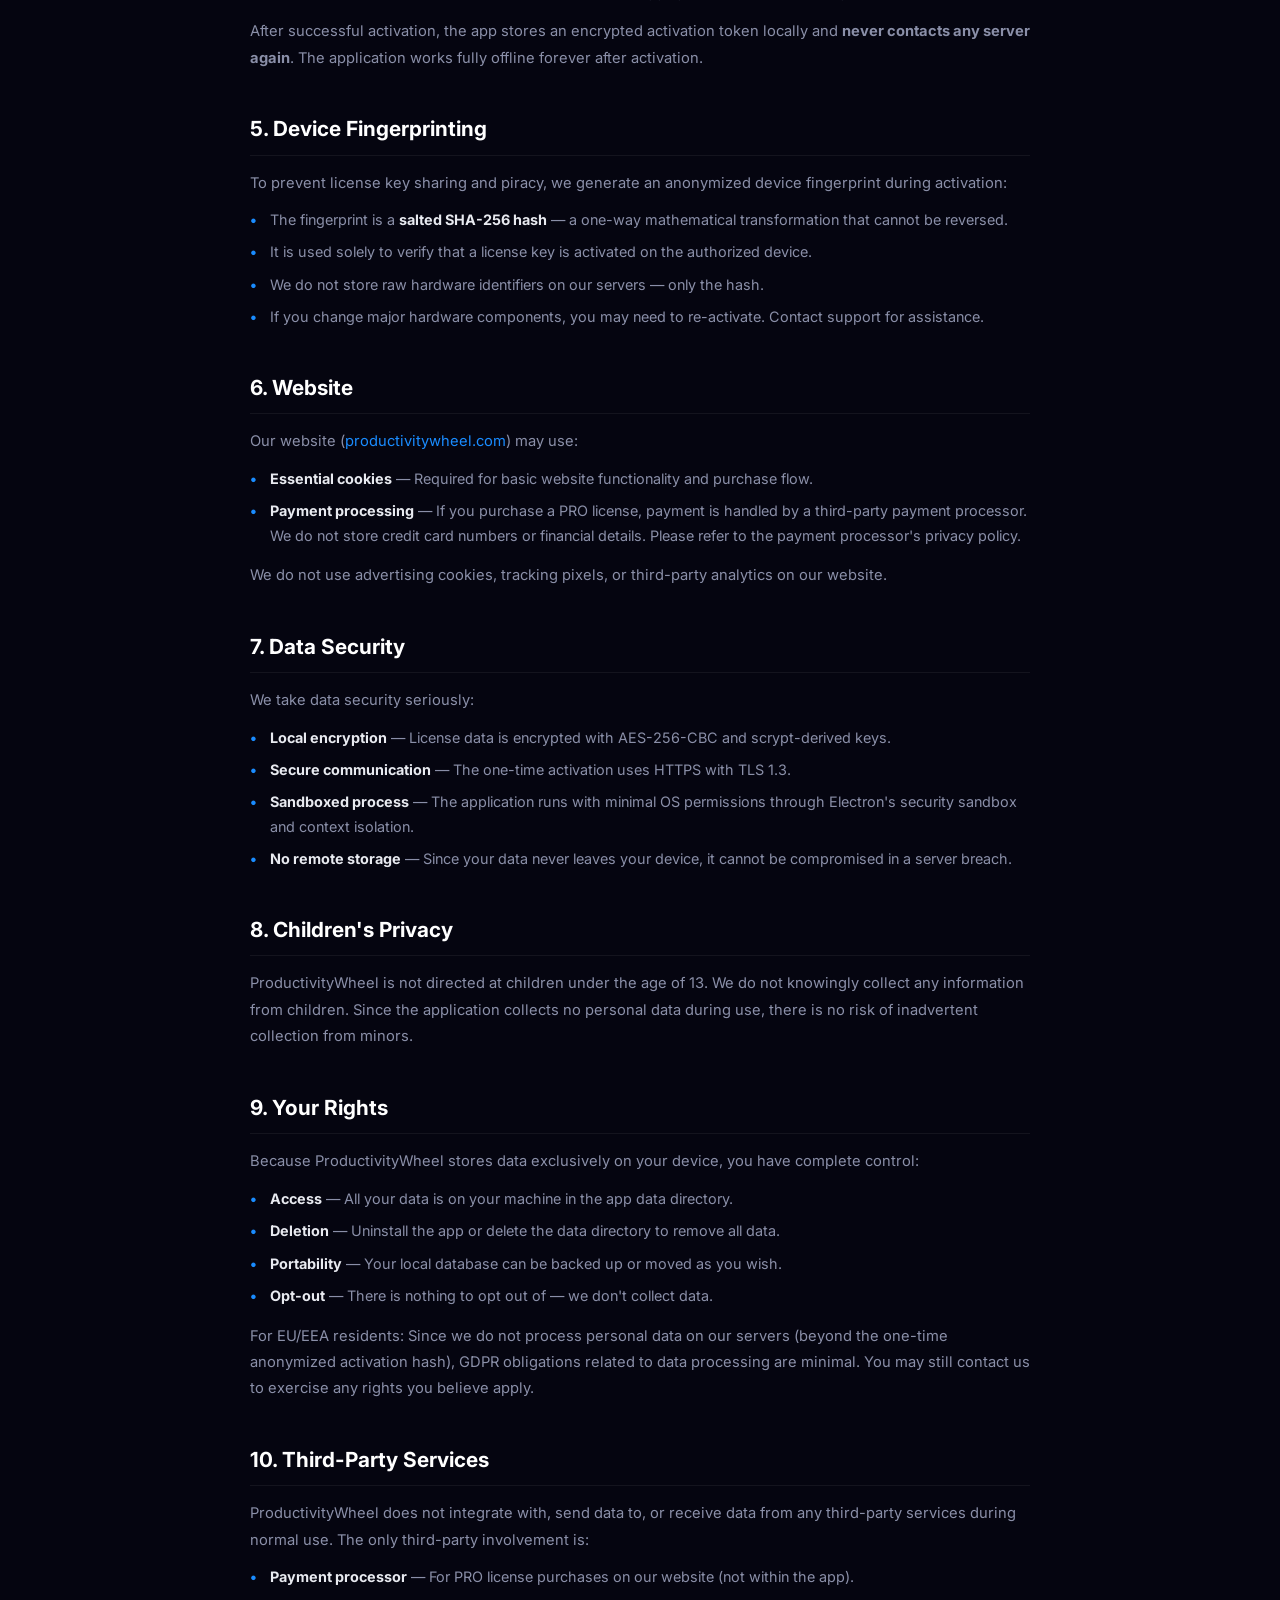
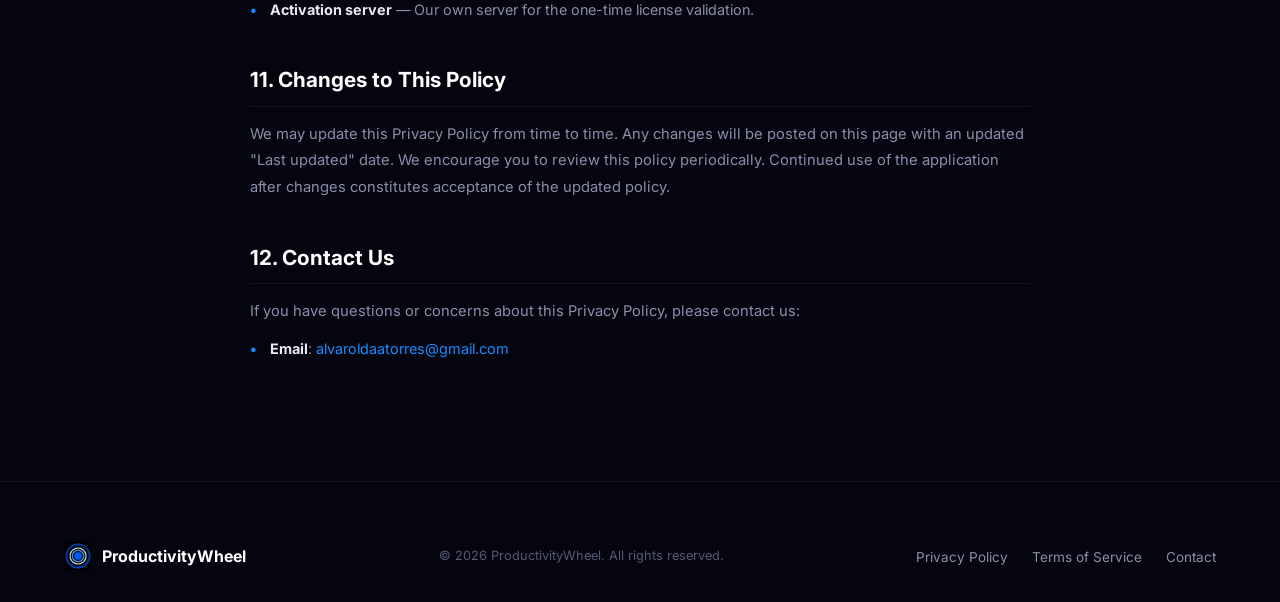
<file: privacy.html>
<!DOCTYPE html>
<html lang="en">
<head>
  <meta charset="UTF-8" />
  <meta name="viewport" content="width=device-width, initial-scale=1.0" />
  <title>Privacy Policy — ProductivityWheel</title>
  <meta name="description" content="ProductivityWheel Privacy Policy. Learn how we protect your data with our zero-network, 100% local architecture." />
  <link rel="icon" type="image/png" href="assets/images/logo.png" />
  <link rel="stylesheet" href="styles.css" />
</head>
<body>

  <!-- ====== NAVBAR ====== -->
  <nav class="navbar scrolled" id="navbar">
    <div class="container">
      <a href="index.html" class="navbar__logo">
        <img src="assets/images/logo.png" alt="ProductivityWheel Logo" />
        <span>ProductivityWheel</span>
      </a>
      <ul class="navbar__links" id="nav-links">
        <li><a href="index.html#features">Features</a></li>
        <li><a href="index.html#how-it-works">How It Works</a></li>
        <li><a href="index.html#privacy">Privacy</a></li>
        <li><a href="index.html#pricing">Pricing</a></li>
        <li><a href="index.html#faq">FAQ</a></li>
      </ul>
      <div class="navbar__cta">
        <a href="index.html#pricing" class="btn btn--outline btn--sm">Get PRO</a>
        <a href="index.html#download" class="btn btn--primary btn--sm">Download Free</a>
      </div>
      <button class="navbar__toggle" id="nav-toggle" aria-label="Toggle navigation" aria-expanded="false">
        <span></span><span></span><span></span>
      </button>
    </div>
  </nav>

  <!-- ====== LEGAL PAGE ====== -->
  <main class="legal-page">
    <div class="container">

      <div class="legal-page__header animate-on-scroll">
        <span class="section-label">Legal</span>
        <h1 class="section-title">Privacy Policy</h1>
        <p class="legal-page__meta">Last updated: May 11, 2026</p>
      </div>

      <article class="legal-page__body animate-on-scroll">

        <section>
          <h2>1. Introduction</h2>
          <p>Welcome to ProductivityWheel ("we", "our", "us"). We are committed to protecting your privacy. This Privacy Policy explains how we collect, use, and safeguard information when you use our desktop application and website.</p>
          <p>ProductivityWheel is built on a <strong>privacy-first, zero-network architecture</strong>. The application operates 100% locally on your device after a one-time license activation (PRO users only). We do not collect, transmit, or store any personal data on remote servers during normal use.</p>
        </section>

        <section>
          <h2>2. Information We Do NOT Collect</h2>
          <p>Unlike many productivity tools, ProductivityWheel is explicitly designed to <strong>never</strong> collect the following:</p>
          <ul>
            <li><strong>Keystroke content</strong> — We count keystrokes per minute for rhythm detection but never record which keys you press.</li>
            <li><strong>Screenshots or screen content</strong> — We never capture, store, or transmit any visual representation of your screen.</li>
            <li><strong>Application usage data</strong> — We do not track which applications, websites, or documents you use.</li>
            <li><strong>Mouse click targets</strong> — We track mouse velocity and click frequency, not where you click.</li>
            <li><strong>Personal files or documents</strong> — We have no access to your file system beyond our own data directory.</li>
            <li><strong>Browsing history</strong> — We have no visibility into your web activity.</li>
            <li><strong>Analytics or telemetry</strong> — No usage analytics, crash reports, or behavioral data is transmitted anywhere.</li>
          </ul>
        </section>

        <section>
          <h2>3. Information Stored Locally</h2>
          <p>ProductivityWheel stores the following data <strong>exclusively on your local device</strong> in an encrypted SQLite database within your operating system's application data directory:</p>
          <ul>
            <li><strong>User Settings</strong> — Your preferences (wheel size, opacity, work mode, volume, auto-start preference).</li>
            <li><strong>Session History</strong> — Focus scores and session timestamps for the session history feature (PRO only).</li>
            <li><strong>License Information</strong> — Your encrypted activation token and device-bound proof, stored using AES-256-CBC encryption with scrypt key derivation.</li>
            <li><strong>Focus Metrics</strong> — Aggregated, anonymized metrics (velocity averages, keyboard rate, idle durations) used to compute your Focus Score. Raw input events are processed in memory and immediately discarded.</li>
          </ul>
          <p>You can delete all locally stored data at any time by uninstalling the application or deleting the app data directory.</p>
        </section>

        <section>
          <h2>4. One-Time License Activation (PRO Users Only)</h2>
          <p>The <strong>only network communication</strong> ProductivityWheel ever performs is a single HTTPS request during PRO license activation. During this process:</p>
          <ul>
            <li>Your license key (format: <code>PW-XXXX-XXXX-XXXX-XXXX</code>) is sent to our activation server.</li>
            <li>An <strong>anonymized device fingerprint</strong> is sent — this is a one-way SHA-256 hash of hardware identifiers (CPU ID, disk serial, network adapter) combined with a random salt. It cannot be reversed to identify your hardware.</li>
            <li>No personal information, username, email, IP address logging, or any other identifying data is transmitted.</li>
          </ul>
          <p>After successful activation, the app stores an encrypted activation token locally and <strong>never contacts any server again</strong>. The application works fully offline forever after activation.</p>
        </section>

        <section>
          <h2>5. Device Fingerprinting</h2>
          <p>To prevent license key sharing and piracy, we generate an anonymized device fingerprint during activation:</p>
          <ul>
            <li>The fingerprint is a <strong>salted SHA-256 hash</strong> — a one-way mathematical transformation that cannot be reversed.</li>
            <li>It is used solely to verify that a license key is activated on the authorized device.</li>
            <li>We do not store raw hardware identifiers on our servers — only the hash.</li>
            <li>If you change major hardware components, you may need to re-activate. Contact support for assistance.</li>
          </ul>
        </section>

        <section>
          <h2>6. Website</h2>
          <p>Our website (<a href="https://productivitywheel.com">productivitywheel.com</a>) may use:</p>
          <ul>
            <li><strong>Essential cookies</strong> — Required for basic website functionality and purchase flow.</li>
            <li><strong>Payment processing</strong> — If you purchase a PRO license, payment is handled by a third-party payment processor. We do not store credit card numbers or financial details. Please refer to the payment processor's privacy policy.</li>
          </ul>
          <p>We do not use advertising cookies, tracking pixels, or third-party analytics on our website.</p>
        </section>

        <section>
          <h2>7. Data Security</h2>
          <p>We take data security seriously:</p>
          <ul>
            <li><strong>Local encryption</strong> — License data is encrypted with AES-256-CBC and scrypt-derived keys.</li>
            <li><strong>Secure communication</strong> — The one-time activation uses HTTPS with TLS 1.3.</li>
            <li><strong>Sandboxed process</strong> — The application runs with minimal OS permissions through Electron's security sandbox and context isolation.</li>
            <li><strong>No remote storage</strong> — Since your data never leaves your device, it cannot be compromised in a server breach.</li>
          </ul>
        </section>

        <section>
          <h2>8. Children's Privacy</h2>
          <p>ProductivityWheel is not directed at children under the age of 13. We do not knowingly collect any information from children. Since the application collects no personal data during use, there is no risk of inadvertent collection from minors.</p>
        </section>

        <section>
          <h2>9. Your Rights</h2>
          <p>Because ProductivityWheel stores data exclusively on your device, you have complete control:</p>
          <ul>
            <li><strong>Access</strong> — All your data is on your machine in the app data directory.</li>
            <li><strong>Deletion</strong> — Uninstall the app or delete the data directory to remove all data.</li>
            <li><strong>Portability</strong> — Your local database can be backed up or moved as you wish.</li>
            <li><strong>Opt-out</strong> — There is nothing to opt out of — we don't collect data.</li>
          </ul>
          <p>For EU/EEA residents: Since we do not process personal data on our servers (beyond the one-time anonymized activation hash), GDPR obligations related to data processing are minimal. You may still contact us to exercise any rights you believe apply.</p>
        </section>

        <section>
          <h2>10. Third-Party Services</h2>
          <p>ProductivityWheel does not integrate with, send data to, or receive data from any third-party services during normal use. The only third-party involvement is:</p>
          <ul>
            <li><strong>Payment processor</strong> — For PRO license purchases on our website (not within the app).</li>
            <li><strong>Activation server</strong> — Our own server for the one-time license validation.</li>
          </ul>
        </section>

        <section>
          <h2>11. Changes to This Policy</h2>
          <p>We may update this Privacy Policy from time to time. Any changes will be posted on this page with an updated "Last updated" date. We encourage you to review this policy periodically. Continued use of the application after changes constitutes acceptance of the updated policy.</p>
        </section>

        <section>
          <h2>12. Contact Us</h2>
          <p>If you have questions or concerns about this Privacy Policy, please contact us:</p>
          <ul>
            <!-- PLACEHOLDER: Replace with real contact info -->
            <li><strong>Email</strong>: <a href="mailto:alvaroldaatorres@gmail.com">alvaroldaatorres@gmail.com</a></li>
          </ul>
        </section>

      </article>

    </div>
  </main>

  <!-- ====== FOOTER ====== -->
  <footer class="footer">
    <div class="container">
      <div class="footer__brand">
        <img src="assets/images/logo.png" alt="ProductivityWheel" />
        <span>ProductivityWheel</span>
      </div>
      <p class="footer__copy">&copy; 2026 ProductivityWheel. All rights reserved.</p>
      <ul class="footer__links">
        <li><a href="privacy.html">Privacy Policy</a></li>
        <li><a href="terms.html">Terms of Service</a></li>
        <li><a href="contact.html">Contact</a></li>
      </ul>
    </div>
  </footer>

  <script src="script.js"></script>
</body>
</html>
</file>
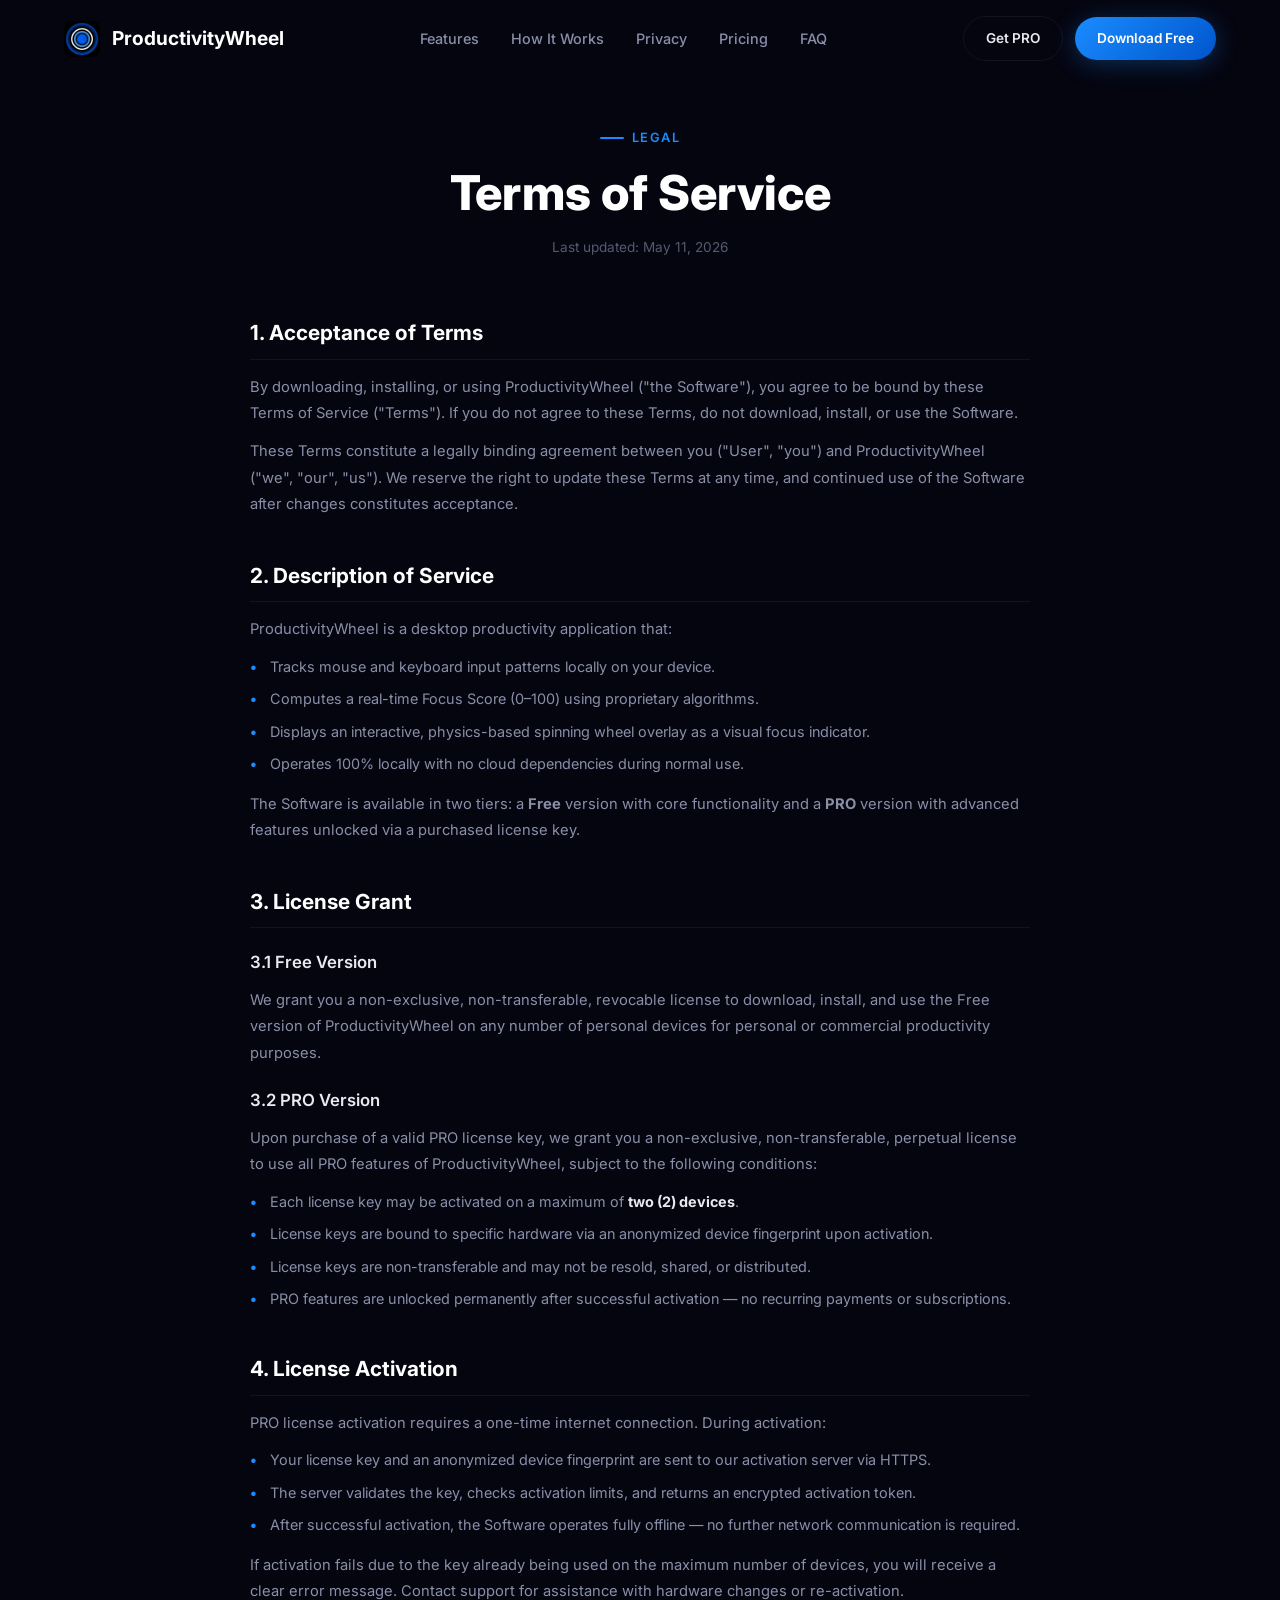
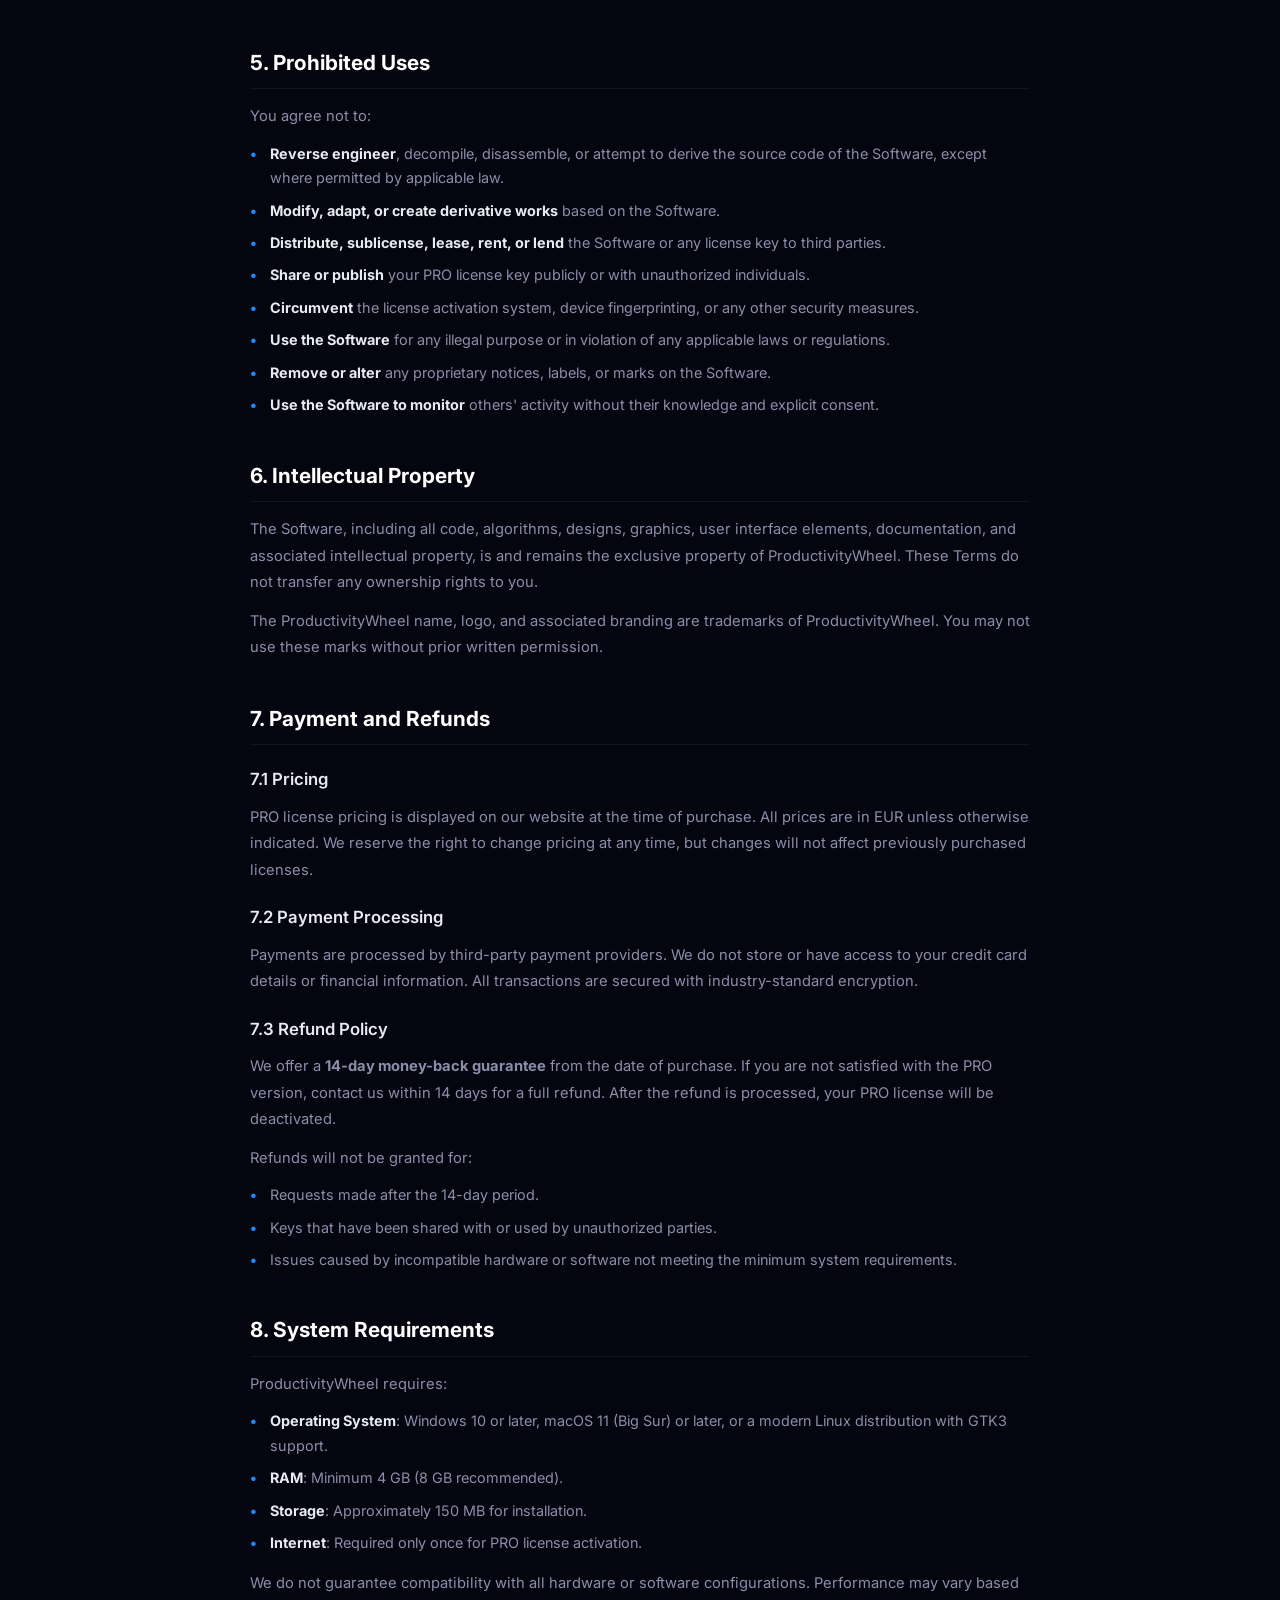
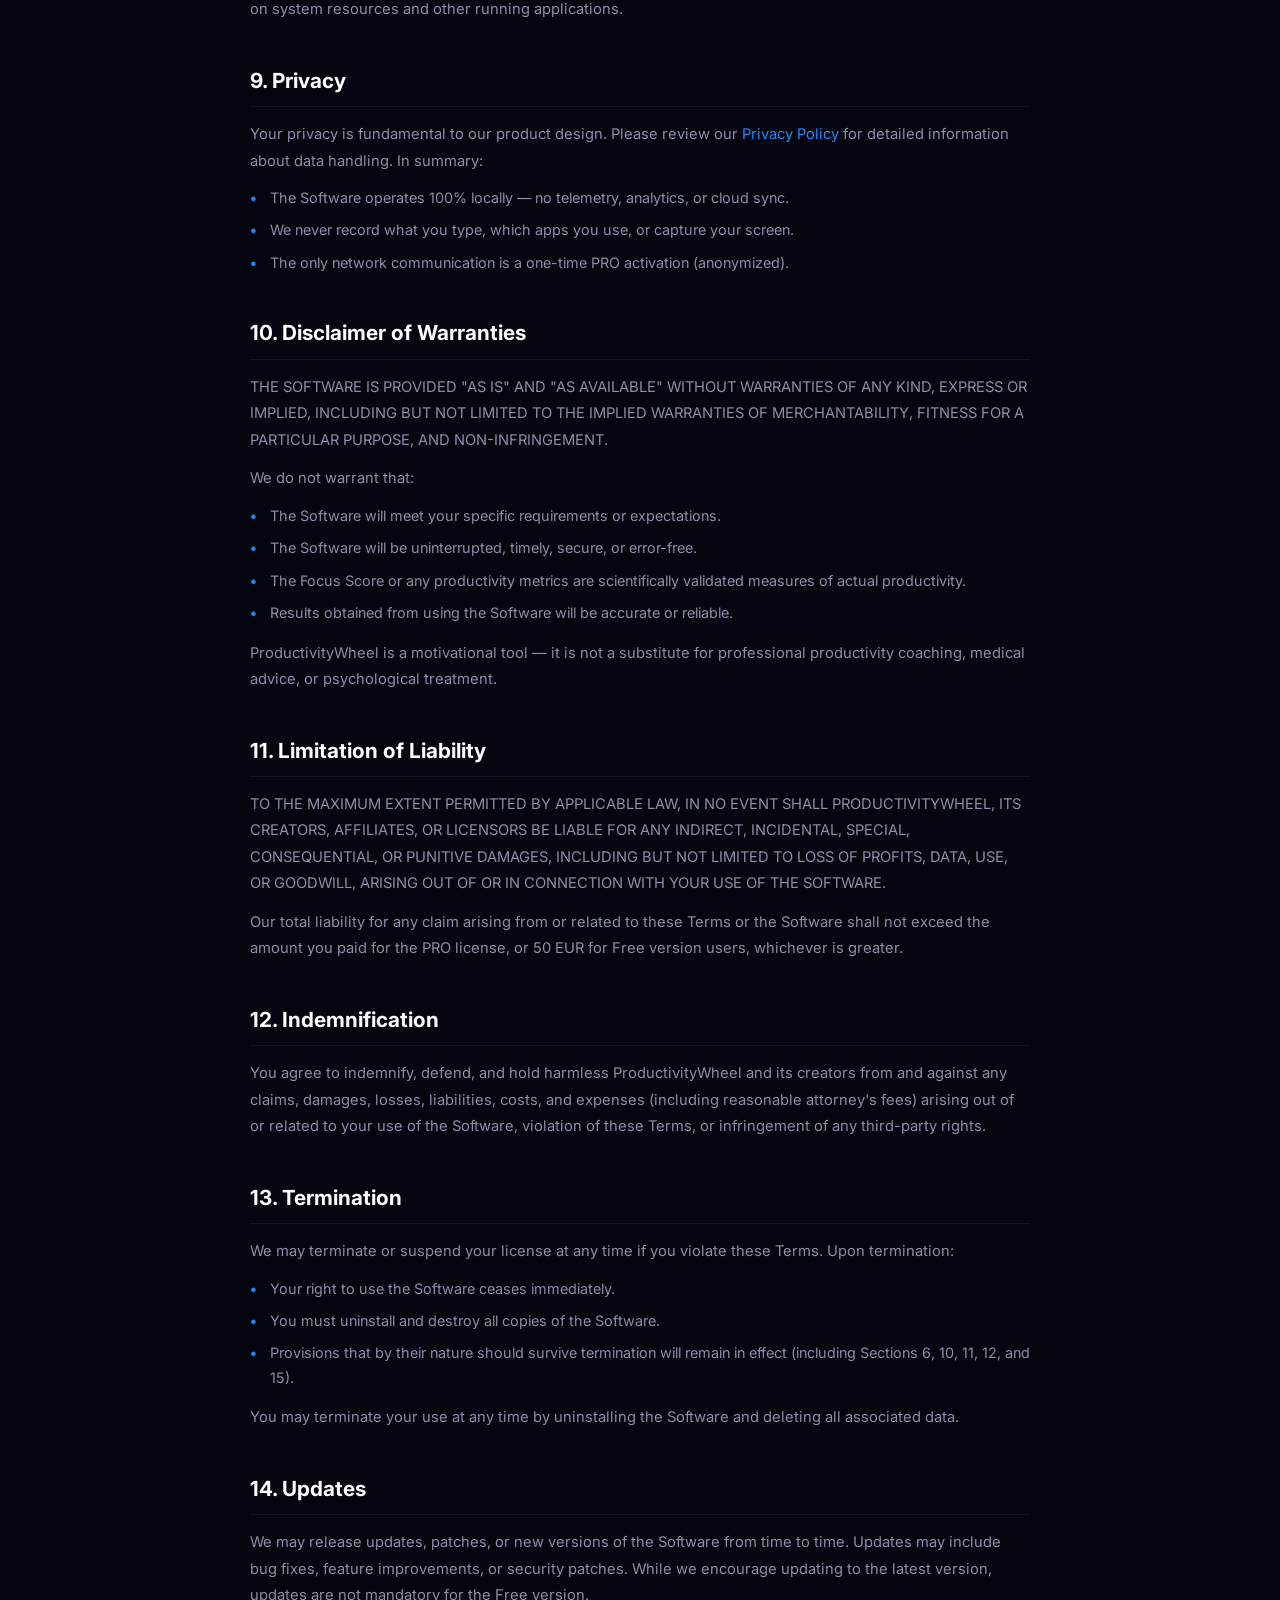
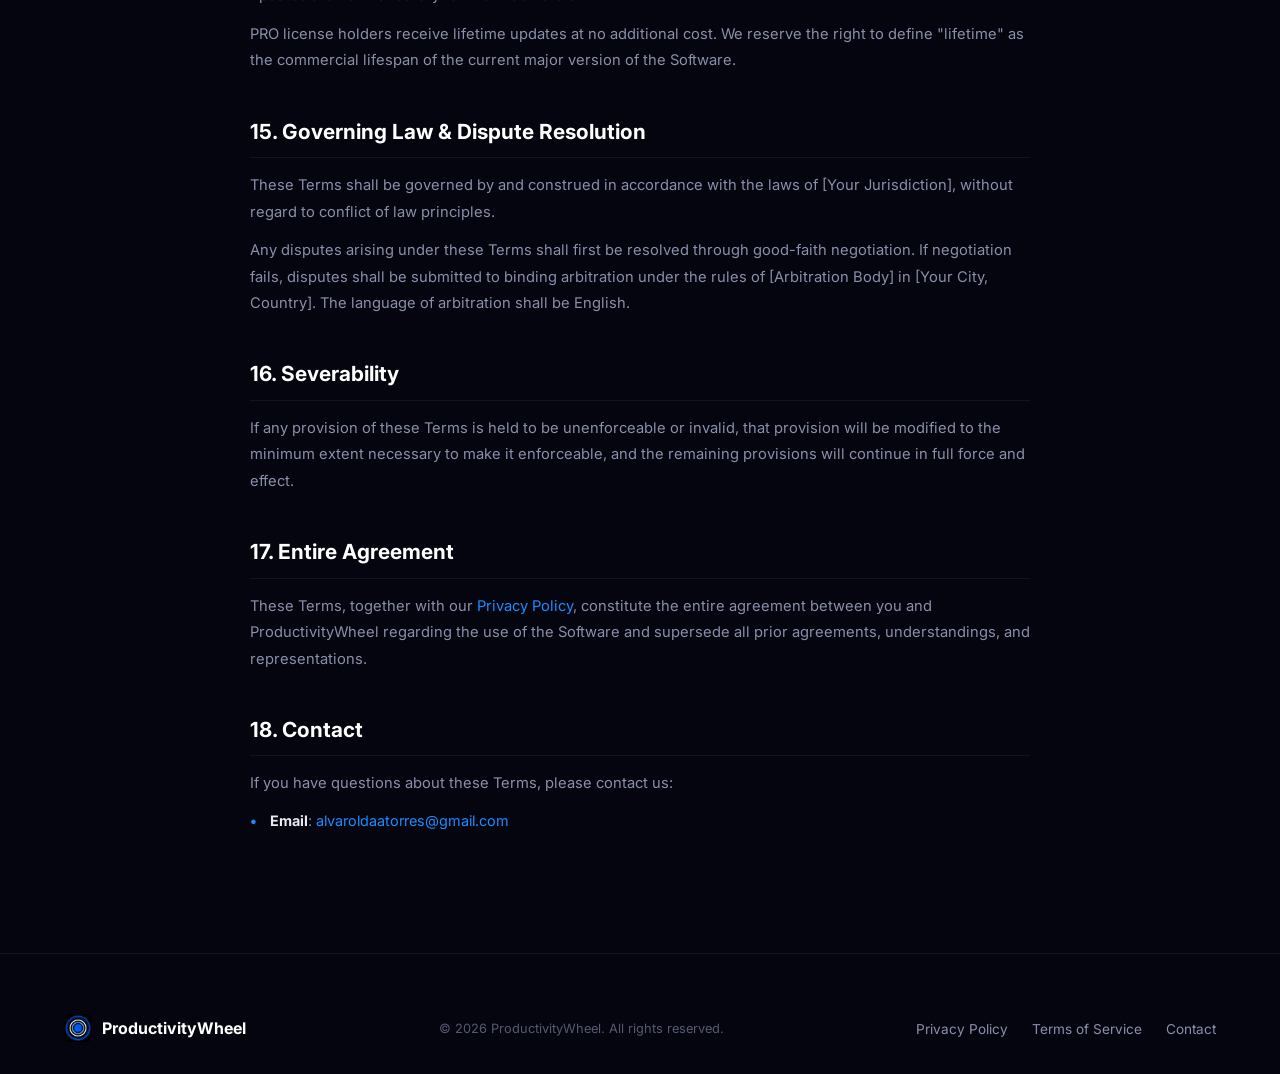
<file: terms.html>
<!DOCTYPE html>
<html lang="en">
<head>
  <meta charset="UTF-8" />
  <meta name="viewport" content="width=device-width, initial-scale=1.0" />
  <title>Terms of Service — ProductivityWheel</title>
  <meta name="description" content="ProductivityWheel Terms of Service. Read the terms governing use of our desktop productivity application and PRO licensing." />
  <link rel="icon" type="image/png" href="assets/images/logo.png" />
  <link rel="stylesheet" href="styles.css" />
</head>
<body>

  <!-- ====== NAVBAR ====== -->
  <nav class="navbar scrolled" id="navbar">
    <div class="container">
      <a href="index.html" class="navbar__logo">
        <img src="assets/images/logo.png" alt="ProductivityWheel Logo" />
        <span>ProductivityWheel</span>
      </a>
      <ul class="navbar__links" id="nav-links">
        <li><a href="index.html#features">Features</a></li>
        <li><a href="index.html#how-it-works">How It Works</a></li>
        <li><a href="index.html#privacy">Privacy</a></li>
        <li><a href="index.html#pricing">Pricing</a></li>
        <li><a href="index.html#faq">FAQ</a></li>
      </ul>
      <div class="navbar__cta">
        <a href="index.html#pricing" class="btn btn--outline btn--sm">Get PRO</a>
        <a href="index.html#download" class="btn btn--primary btn--sm">Download Free</a>
      </div>
      <button class="navbar__toggle" id="nav-toggle" aria-label="Toggle navigation" aria-expanded="false">
        <span></span><span></span><span></span>
      </button>
    </div>
  </nav>

  <!-- ====== LEGAL PAGE ====== -->
  <main class="legal-page">
    <div class="container">

      <div class="legal-page__header animate-on-scroll">
        <span class="section-label">Legal</span>
        <h1 class="section-title">Terms of Service</h1>
        <p class="legal-page__meta">Last updated: May 11, 2026</p>
      </div>

      <article class="legal-page__body animate-on-scroll">

        <section>
          <h2>1. Acceptance of Terms</h2>
          <p>By downloading, installing, or using ProductivityWheel ("the Software"), you agree to be bound by these Terms of Service ("Terms"). If you do not agree to these Terms, do not download, install, or use the Software.</p>
          <p>These Terms constitute a legally binding agreement between you ("User", "you") and ProductivityWheel ("we", "our", "us"). We reserve the right to update these Terms at any time, and continued use of the Software after changes constitutes acceptance.</p>
        </section>

        <section>
          <h2>2. Description of Service</h2>
          <p>ProductivityWheel is a desktop productivity application that:</p>
          <ul>
            <li>Tracks mouse and keyboard input patterns locally on your device.</li>
            <li>Computes a real-time Focus Score (0–100) using proprietary algorithms.</li>
            <li>Displays an interactive, physics-based spinning wheel overlay as a visual focus indicator.</li>
            <li>Operates 100% locally with no cloud dependencies during normal use.</li>
          </ul>
          <p>The Software is available in two tiers: a <strong>Free</strong> version with core functionality and a <strong>PRO</strong> version with advanced features unlocked via a purchased license key.</p>
        </section>

        <section>
          <h2>3. License Grant</h2>
          <h3>3.1 Free Version</h3>
          <p>We grant you a non-exclusive, non-transferable, revocable license to download, install, and use the Free version of ProductivityWheel on any number of personal devices for personal or commercial productivity purposes.</p>

          <h3>3.2 PRO Version</h3>
          <p>Upon purchase of a valid PRO license key, we grant you a non-exclusive, non-transferable, perpetual license to use all PRO features of ProductivityWheel, subject to the following conditions:</p>
          <ul>
            <li>Each license key may be activated on a maximum of <strong>two (2) devices</strong>.</li>
            <li>License keys are bound to specific hardware via an anonymized device fingerprint upon activation.</li>
            <li>License keys are non-transferable and may not be resold, shared, or distributed.</li>
            <li>PRO features are unlocked permanently after successful activation — no recurring payments or subscriptions.</li>
          </ul>
        </section>

        <section>
          <h2>4. License Activation</h2>
          <p>PRO license activation requires a one-time internet connection. During activation:</p>
          <ul>
            <li>Your license key and an anonymized device fingerprint are sent to our activation server via HTTPS.</li>
            <li>The server validates the key, checks activation limits, and returns an encrypted activation token.</li>
            <li>After successful activation, the Software operates fully offline — no further network communication is required.</li>
          </ul>
          <p>If activation fails due to the key already being used on the maximum number of devices, you will receive a clear error message. Contact support for assistance with hardware changes or re-activation.</p>
        </section>

        <section>
          <h2>5. Prohibited Uses</h2>
          <p>You agree not to:</p>
          <ul>
            <li><strong>Reverse engineer</strong>, decompile, disassemble, or attempt to derive the source code of the Software, except where permitted by applicable law.</li>
            <li><strong>Modify, adapt, or create derivative works</strong> based on the Software.</li>
            <li><strong>Distribute, sublicense, lease, rent, or lend</strong> the Software or any license key to third parties.</li>
            <li><strong>Share or publish</strong> your PRO license key publicly or with unauthorized individuals.</li>
            <li><strong>Circumvent</strong> the license activation system, device fingerprinting, or any other security measures.</li>
            <li><strong>Use the Software</strong> for any illegal purpose or in violation of any applicable laws or regulations.</li>
            <li><strong>Remove or alter</strong> any proprietary notices, labels, or marks on the Software.</li>
            <li><strong>Use the Software to monitor</strong> others' activity without their knowledge and explicit consent.</li>
          </ul>
        </section>

        <section>
          <h2>6. Intellectual Property</h2>
          <p>The Software, including all code, algorithms, designs, graphics, user interface elements, documentation, and associated intellectual property, is and remains the exclusive property of ProductivityWheel. These Terms do not transfer any ownership rights to you.</p>
          <p>The ProductivityWheel name, logo, and associated branding are trademarks of ProductivityWheel. You may not use these marks without prior written permission.</p>
        </section>

        <section>
          <h2>7. Payment and Refunds</h2>
          <h3>7.1 Pricing</h3>
          <p>PRO license pricing is displayed on our website at the time of purchase. All prices are in EUR unless otherwise indicated. We reserve the right to change pricing at any time, but changes will not affect previously purchased licenses.</p>

          <h3>7.2 Payment Processing</h3>
          <p>Payments are processed by third-party payment providers. We do not store or have access to your credit card details or financial information. All transactions are secured with industry-standard encryption.</p>

          <h3>7.3 Refund Policy</h3>
          <p>We offer a <strong>14-day money-back guarantee</strong> from the date of purchase. If you are not satisfied with the PRO version, contact us within 14 days for a full refund. After the refund is processed, your PRO license will be deactivated.</p>
          <p>Refunds will not be granted for:</p>
          <ul>
            <li>Requests made after the 14-day period.</li>
            <li>Keys that have been shared with or used by unauthorized parties.</li>
            <li>Issues caused by incompatible hardware or software not meeting the minimum system requirements.</li>
          </ul>
        </section>

        <section>
          <h2>8. System Requirements</h2>
          <p>ProductivityWheel requires:</p>
          <ul>
            <li><strong>Operating System</strong>: Windows 10 or later, macOS 11 (Big Sur) or later, or a modern Linux distribution with GTK3 support.</li>
            <li><strong>RAM</strong>: Minimum 4 GB (8 GB recommended).</li>
            <li><strong>Storage</strong>: Approximately 150 MB for installation.</li>
            <li><strong>Internet</strong>: Required only once for PRO license activation.</li>
          </ul>
          <p>We do not guarantee compatibility with all hardware or software configurations. Performance may vary based on system resources and other running applications.</p>
        </section>

        <section>
          <h2>9. Privacy</h2>
          <p>Your privacy is fundamental to our product design. Please review our <a href="privacy.html">Privacy Policy</a> for detailed information about data handling. In summary:</p>
          <ul>
            <li>The Software operates 100% locally — no telemetry, analytics, or cloud sync.</li>
            <li>We never record what you type, which apps you use, or capture your screen.</li>
            <li>The only network communication is a one-time PRO activation (anonymized).</li>
          </ul>
        </section>

        <section>
          <h2>10. Disclaimer of Warranties</h2>
          <p>THE SOFTWARE IS PROVIDED "AS IS" AND "AS AVAILABLE" WITHOUT WARRANTIES OF ANY KIND, EXPRESS OR IMPLIED, INCLUDING BUT NOT LIMITED TO THE IMPLIED WARRANTIES OF MERCHANTABILITY, FITNESS FOR A PARTICULAR PURPOSE, AND NON-INFRINGEMENT.</p>
          <p>We do not warrant that:</p>
          <ul>
            <li>The Software will meet your specific requirements or expectations.</li>
            <li>The Software will be uninterrupted, timely, secure, or error-free.</li>
            <li>The Focus Score or any productivity metrics are scientifically validated measures of actual productivity.</li>
            <li>Results obtained from using the Software will be accurate or reliable.</li>
          </ul>
          <p>ProductivityWheel is a motivational tool — it is not a substitute for professional productivity coaching, medical advice, or psychological treatment.</p>
        </section>

        <section>
          <h2>11. Limitation of Liability</h2>
          <p>TO THE MAXIMUM EXTENT PERMITTED BY APPLICABLE LAW, IN NO EVENT SHALL PRODUCTIVITYWHEEL, ITS CREATORS, AFFILIATES, OR LICENSORS BE LIABLE FOR ANY INDIRECT, INCIDENTAL, SPECIAL, CONSEQUENTIAL, OR PUNITIVE DAMAGES, INCLUDING BUT NOT LIMITED TO LOSS OF PROFITS, DATA, USE, OR GOODWILL, ARISING OUT OF OR IN CONNECTION WITH YOUR USE OF THE SOFTWARE.</p>
          <p>Our total liability for any claim arising from or related to these Terms or the Software shall not exceed the amount you paid for the PRO license, or 50 EUR for Free version users, whichever is greater.</p>
        </section>

        <section>
          <h2>12. Indemnification</h2>
          <p>You agree to indemnify, defend, and hold harmless ProductivityWheel and its creators from and against any claims, damages, losses, liabilities, costs, and expenses (including reasonable attorney's fees) arising out of or related to your use of the Software, violation of these Terms, or infringement of any third-party rights.</p>
        </section>

        <section>
          <h2>13. Termination</h2>
          <p>We may terminate or suspend your license at any time if you violate these Terms. Upon termination:</p>
          <ul>
            <li>Your right to use the Software ceases immediately.</li>
            <li>You must uninstall and destroy all copies of the Software.</li>
            <li>Provisions that by their nature should survive termination will remain in effect (including Sections 6, 10, 11, 12, and 15).</li>
          </ul>
          <p>You may terminate your use at any time by uninstalling the Software and deleting all associated data.</p>
        </section>

        <section>
          <h2>14. Updates</h2>
          <p>We may release updates, patches, or new versions of the Software from time to time. Updates may include bug fixes, feature improvements, or security patches. While we encourage updating to the latest version, updates are not mandatory for the Free version.</p>
          <p>PRO license holders receive lifetime updates at no additional cost. We reserve the right to define "lifetime" as the commercial lifespan of the current major version of the Software.</p>
        </section>

        <section>
          <h2>15. Governing Law & Dispute Resolution</h2>
          <!-- PLACEHOLDER: Replace with your actual jurisdiction -->
          <p>These Terms shall be governed by and construed in accordance with the laws of [Your Jurisdiction], without regard to conflict of law principles.</p>
          <p>Any disputes arising under these Terms shall first be resolved through good-faith negotiation. If negotiation fails, disputes shall be submitted to binding arbitration under the rules of [Arbitration Body] in [Your City, Country]. The language of arbitration shall be English.</p>
        </section>

        <section>
          <h2>16. Severability</h2>
          <p>If any provision of these Terms is held to be unenforceable or invalid, that provision will be modified to the minimum extent necessary to make it enforceable, and the remaining provisions will continue in full force and effect.</p>
        </section>

        <section>
          <h2>17. Entire Agreement</h2>
          <p>These Terms, together with our <a href="privacy.html">Privacy Policy</a>, constitute the entire agreement between you and ProductivityWheel regarding the use of the Software and supersede all prior agreements, understandings, and representations.</p>
        </section>

        <section>
          <h2>18. Contact</h2>
          <p>If you have questions about these Terms, please contact us:</p>
          <ul>
            <!-- PLACEHOLDER: Replace with real contact info -->
            <li><strong>Email</strong>: <a href="mailto:alvaroldaatorres@gmail.com">alvaroldaatorres@gmail.com</a></li>
          </ul>
        </section>

      </article>

    </div>
  </main>

  <!-- ====== FOOTER ====== -->
  <footer class="footer">
    <div class="container">
      <div class="footer__brand">
        <img src="assets/images/logo.png" alt="ProductivityWheel" />
        <span>ProductivityWheel</span>
      </div>
      <p class="footer__copy">&copy; 2026 ProductivityWheel. All rights reserved.</p>
      <ul class="footer__links">
        <li><a href="privacy.html">Privacy Policy</a></li>
        <li><a href="terms.html">Terms of Service</a></li>
        <li><a href="contact.html">Contact</a></li>
      </ul>
    </div>
  </footer>

  <script src="script.js"></script>
</body>
</html>
</file>
<file: styles.css>
/* ============================================
   ProductivityWheel — Landing Page Styles
   Design: Deep space dark + electric blue
   ============================================ */

/* --- Reset & Base --- */
@import url('https://fonts.googleapis.com/css2?family=Inter:wght@300;400;500;600;700;800;900&display=swap');

*, *::before, *::after { margin: 0; padding: 0; box-sizing: border-box; }

:root {
  --bg-primary: #050510;
  --bg-secondary: #0a0a1a;
  --bg-card: #0d0d22;
  --bg-card-hover: #12123a;
  --blue-core: #1a8cff;
  --blue-glow: #3399ff;
  --blue-deep: #0055cc;
  --blue-light: #66b3ff;
  --blue-subtle: rgba(26, 140, 255, 0.08);
  --white: #ffffff;
  --text-primary: #e8eaf0;
  --text-secondary: #8a8fa8;
  --text-muted: #555a70;
  --border: rgba(255, 255, 255, 0.06);
  --border-hover: rgba(26, 140, 255, 0.3);
  --radius: 16px;
  --radius-sm: 10px;
  --radius-xs: 6px;
  --shadow-glow: 0 0 60px rgba(26, 140, 255, 0.15);
  --shadow-card: 0 4px 30px rgba(0, 0, 0, 0.4);
  --transition: 0.3s cubic-bezier(0.4, 0, 0.2, 1);
  --max-width: 1200px;
}

html { scroll-behavior: smooth; font-size: 16px; }

body {
  font-family: 'Inter', -apple-system, BlinkMacSystemFont, sans-serif;
  background: var(--bg-primary);
  color: var(--text-primary);
  line-height: 1.7;
  overflow-x: hidden;
  -webkit-font-smoothing: antialiased;
}

a { color: var(--blue-core); text-decoration: none; transition: color var(--transition); }
a:hover { color: var(--blue-light); }

img { max-width: 100%; height: auto; display: block; }

.container { max-width: var(--max-width); margin: 0 auto; padding: 0 24px; }

/* --- Utility --- */
.badge {
  display: inline-block;
  padding: 6px 16px;
  border-radius: 50px;
  font-size: 0.75rem;
  font-weight: 600;
  letter-spacing: 0.08em;
  text-transform: uppercase;
}
.badge--blue { background: var(--blue-subtle); color: var(--blue-core); border: 1px solid rgba(26, 140, 255, 0.2); }
.badge--pro { background: rgba(255, 180, 0, 0.1); color: #ffb400; border: 1px solid rgba(255, 180, 0, 0.2); }

/* --- Buttons --- */
.btn {
  display: inline-flex;
  align-items: center;
  gap: 10px;
  padding: 14px 32px;
  border-radius: 50px;
  font-family: inherit;
  font-size: 0.95rem;
  font-weight: 600;
  border: none;
  cursor: pointer;
  transition: all var(--transition);
  text-decoration: none;
}
.btn--primary {
  background: linear-gradient(135deg, var(--blue-core), var(--blue-deep));
  color: var(--white);
  box-shadow: 0 4px 25px rgba(26, 140, 255, 0.3);
}
.btn--primary:hover {
  transform: translateY(-2px);
  box-shadow: 0 8px 35px rgba(26, 140, 255, 0.45);
  color: var(--white);
}
.btn--outline {
  background: transparent;
  color: var(--text-primary);
  border: 1px solid var(--border);
}
.btn--outline:hover {
  border-color: var(--border-hover);
  background: var(--blue-subtle);
  color: var(--white);
}
.btn--sm { padding: 10px 22px; font-size: 0.85rem; }

/* --- Section Titles --- */
.section-label {
  display: inline-flex;
  align-items: center;
  gap: 8px;
  color: var(--blue-core);
  font-size: 0.8rem;
  font-weight: 600;
  letter-spacing: 0.12em;
  text-transform: uppercase;
  margin-bottom: 16px;
}
.section-label::before {
  content: '';
  width: 24px;
  height: 2px;
  background: var(--blue-core);
  border-radius: 2px;
}
.section-title {
  font-size: clamp(2rem, 4vw, 3rem);
  font-weight: 800;
  line-height: 1.15;
  margin-bottom: 16px;
  color: var(--white);
}
.section-subtitle {
  font-size: 1.1rem;
  color: var(--text-secondary);
  max-width: 600px;
  line-height: 1.7;
}

/* ============================================
   NAVBAR
   ============================================ */
.navbar {
  position: fixed;
  top: 0; left: 0; right: 0;
  z-index: 1000;
  padding: 16px 0;
  transition: all var(--transition);
}
.navbar.scrolled {
  background: rgba(5, 5, 16, 0.85);
  backdrop-filter: blur(20px);
  -webkit-backdrop-filter: blur(20px);
  border-bottom: 1px solid var(--border);
  padding: 10px 0;
}
.navbar .container {
  display: flex;
  align-items: center;
  justify-content: space-between;
}
.navbar__logo {
  display: flex;
  align-items: center;
  gap: 12px;
  font-size: 1.2rem;
  font-weight: 700;
  color: var(--white);
}
.navbar__logo img { width: 36px; height: 36px; border-radius: 8px; }
.navbar__links { display: flex; align-items: center; gap: 32px; list-style: none; }
.navbar__links a {
  color: var(--text-secondary);
  font-size: 0.9rem;
  font-weight: 500;
  transition: color var(--transition);
}
.navbar__links a:hover { color: var(--white); }
.navbar__cta { display: flex; align-items: center; gap: 12px; }

/* Mobile menu */
.navbar__toggle {
  display: none;
  background: none;
  border: none;
  cursor: pointer;
  flex-direction: column;
  gap: 5px;
  padding: 4px;
}
.navbar__toggle span {
  display: block;
  width: 24px;
  height: 2px;
  background: var(--text-primary);
  border-radius: 2px;
  transition: all var(--transition);
}

/* ============================================
   HERO
   ============================================ */
.hero {
  position: relative;
  min-height: 100vh;
  display: flex;
  align-items: center;
  padding: 120px 0 80px;
  overflow: hidden;
}
.hero__bg {
  position: absolute;
  inset: 0;
  background: url('assets/images/hero-bg.png') center/cover no-repeat;
  opacity: 0.3;
}
.hero__bg::after {
  content: '';
  position: absolute;
  inset: 0;
  background: linear-gradient(180deg, transparent 40%, var(--bg-primary) 100%);
}
.hero .container {
  position: relative;
  z-index: 2;
  display: grid;
  grid-template-columns: 1fr 1fr;
  gap: 60px;
  align-items: center;
}
.hero__content { max-width: 560px; }
.hero__badge { margin-bottom: 24px; }
.hero__title {
  font-size: clamp(2.5rem, 5vw, 3.8rem);
  font-weight: 900;
  line-height: 1.08;
  margin-bottom: 20px;
  color: var(--white);
}
.hero__title span {
  background: linear-gradient(135deg, var(--blue-core), var(--blue-light));
  -webkit-background-clip: text;
  -webkit-text-fill-color: transparent;
  background-clip: text;
}
.hero__subtitle {
  font-size: 1.15rem;
  color: var(--text-secondary);
  margin-bottom: 36px;
  line-height: 1.8;
}
.hero__actions { display: flex; gap: 16px; flex-wrap: wrap; }
.hero__stats {
  display: flex;
  gap: 40px;
  margin-top: 48px;
  padding-top: 32px;
  border-top: 1px solid var(--border);
}
.hero__stat-value {
  font-size: 1.8rem;
  font-weight: 800;
  color: var(--white);
}
.hero__stat-label {
  font-size: 0.8rem;
  color: var(--text-muted);
  margin-top: 4px;
}
.hero__visual {
  display: flex;
  justify-content: center;
  align-items: center;
}
.hero__image-wrapper {
  position: relative;
  border-radius: var(--radius);
  overflow: hidden;
  box-shadow: var(--shadow-glow), var(--shadow-card);
  border: 1px solid var(--border);
}
.hero__image-wrapper img { border-radius: var(--radius); }
.hero__image-wrapper::before {
  content: '';
  position: absolute;
  inset: -2px;
  border-radius: calc(var(--radius) + 2px);
  background: linear-gradient(135deg, var(--blue-core), transparent, var(--blue-deep));
  z-index: -1;
  opacity: 0.5;
}

/* ============================================
   FEATURES
   ============================================ */
.features { padding: 120px 0; }
.features__header { text-align: center; margin-bottom: 64px; }
.features__header .section-subtitle { margin: 0 auto; }
.features__grid {
  display: grid;
  grid-template-columns: repeat(3, 1fr);
  gap: 24px;
}
.feature-card {
  background: var(--bg-card);
  border: 1px solid var(--border);
  border-radius: var(--radius);
  padding: 36px 28px;
  transition: all var(--transition);
  position: relative;
  overflow: hidden;
}
.feature-card::before {
  content: '';
  position: absolute;
  top: 0; left: 0; right: 0;
  height: 2px;
  background: linear-gradient(90deg, transparent, var(--blue-core), transparent);
  opacity: 0;
  transition: opacity var(--transition);
}
.feature-card:hover {
  border-color: var(--border-hover);
  background: var(--bg-card-hover);
  transform: translateY(-4px);
  box-shadow: var(--shadow-glow);
}
.feature-card:hover::before { opacity: 1; }
.feature-card__icon {
  width: 48px;
  height: 48px;
  border-radius: 12px;
  background: var(--blue-subtle);
  display: flex;
  align-items: center;
  justify-content: center;
  font-size: 1.4rem;
  margin-bottom: 20px;
}
.feature-card__title {
  font-size: 1.1rem;
  font-weight: 700;
  color: var(--white);
  margin-bottom: 10px;
}
.feature-card__desc {
  font-size: 0.9rem;
  color: var(--text-secondary);
  line-height: 1.7;
}

/* ============================================
   HOW IT WORKS
   ============================================ */
.how-it-works {
  padding: 120px 0;
  background: var(--bg-secondary);
  position: relative;
}
.how-it-works__header { text-align: center; margin-bottom: 72px; }
.how-it-works__header .section-subtitle { margin: 0 auto; }
.steps {
  display: grid;
  grid-template-columns: repeat(4, 1fr);
  gap: 32px;
  position: relative;
}
.steps::before {
  content: '';
  position: absolute;
  top: 36px;
  left: 12%;
  right: 12%;
  height: 2px;
  background: linear-gradient(90deg, transparent, var(--blue-deep), var(--blue-core), var(--blue-deep), transparent);
  opacity: 0.3;
}
.step {
  text-align: center;
  position: relative;
}
.step__number {
  width: 72px;
  height: 72px;
  border-radius: 50%;
  background: var(--bg-card);
  border: 2px solid var(--blue-core);
  display: flex;
  align-items: center;
  justify-content: center;
  font-size: 1.3rem;
  font-weight: 800;
  color: var(--blue-core);
  margin: 0 auto 20px;
  position: relative;
  z-index: 2;
  box-shadow: 0 0 30px rgba(26, 140, 255, 0.15);
}
.step__title { font-size: 1rem; font-weight: 700; color: var(--white); margin-bottom: 8px; }
.step__desc { font-size: 0.85rem; color: var(--text-secondary); line-height: 1.6; }

/* ============================================
   SCREENSHOT
   ============================================ */
.screenshot-section { padding: 120px 0; text-align: center; }
.screenshot-section__header { margin-bottom: 56px; }
.screenshot-section__header .section-subtitle { margin: 0 auto; }
.screenshot-section__image {
  max-width: 900px;
  margin: 0 auto;
  border-radius: var(--radius);
  overflow: hidden;
  box-shadow: var(--shadow-glow), 0 20px 60px rgba(0,0,0,0.5);
  border: 1px solid var(--border);
}

/* ============================================
   PRIVACY
   ============================================ */
.privacy { padding: 120px 0; background: var(--bg-secondary); }
.privacy .container {
  display: grid;
  grid-template-columns: 1fr 1fr;
  gap: 80px;
  align-items: center;
}
.privacy__list { list-style: none; display: flex; flex-direction: column; gap: 20px; margin-top: 32px; }
.privacy__item {
  display: flex;
  gap: 16px;
  align-items: flex-start;
  padding: 16px 20px;
  background: var(--bg-card);
  border: 1px solid var(--border);
  border-radius: var(--radius-sm);
  transition: all var(--transition);
}
.privacy__item:hover { border-color: var(--border-hover); }
.privacy__item-icon { font-size: 1.3rem; flex-shrink: 0; margin-top: 2px; }
.privacy__item-text { font-size: 0.9rem; color: var(--text-secondary); line-height: 1.6; }
.privacy__item-text strong { color: var(--white); display: block; margin-bottom: 2px; }
.privacy__visual {
  display: flex;
  align-items: center;
  justify-content: center;
}
.privacy__badge-large {
  width: 280px;
  height: 280px;
  border-radius: 50%;
  background: var(--bg-card);
  border: 2px solid var(--border);
  display: flex;
  flex-direction: column;
  align-items: center;
  justify-content: center;
  gap: 12px;
  box-shadow: 0 0 80px rgba(26, 140, 255, 0.1);
}
.privacy__badge-large .icon { font-size: 4rem; }
.privacy__badge-large .label {
  font-size: 1.1rem;
  font-weight: 700;
  color: var(--white);
  text-align: center;
}
.privacy__badge-large .sublabel {
  font-size: 0.8rem;
  color: var(--text-muted);
  text-align: center;
}

/* ============================================
   PRICING
   ============================================ */
.pricing { padding: 120px 0; }
.pricing__header { text-align: center; margin-bottom: 64px; }
.pricing__header .section-subtitle { margin: 0 auto; }
.pricing__grid {
  display: grid;
  grid-template-columns: repeat(2, 1fr);
  gap: 32px;
  max-width: 820px;
  margin: 0 auto;
}
.pricing-card {
  background: var(--bg-card);
  border: 1px solid var(--border);
  border-radius: var(--radius);
  padding: 40px 36px;
  position: relative;
  transition: all var(--transition);
}
.pricing-card:hover { border-color: var(--border-hover); transform: translateY(-4px); }
.pricing-card--featured {
  border-color: var(--blue-core);
  box-shadow: var(--shadow-glow);
}
.pricing-card--featured::before {
  content: 'MOST POPULAR';
  position: absolute;
  top: -12px;
  left: 50%;
  transform: translateX(-50%);
  background: linear-gradient(135deg, var(--blue-core), var(--blue-deep));
  color: var(--white);
  font-size: 0.7rem;
  font-weight: 700;
  letter-spacing: 0.1em;
  padding: 5px 16px;
  border-radius: 50px;
}
.pricing-card__name { font-size: 1.2rem; font-weight: 700; color: var(--white); margin-bottom: 8px; }
.pricing-card__price { margin-bottom: 24px; }
.pricing-card__price .amount { font-size: 3rem; font-weight: 900; color: var(--white); }
.pricing-card__price .period { font-size: 0.9rem; color: var(--text-muted); }
.pricing-card__features { list-style: none; margin-bottom: 32px; display: flex; flex-direction: column; gap: 14px; }
.pricing-card__features li {
  display: flex;
  align-items: center;
  gap: 10px;
  font-size: 0.9rem;
  color: var(--text-secondary);
}
.pricing-card__features li .check { color: var(--blue-core); font-weight: 700; }
.pricing-card__features li .cross { color: var(--text-muted); }
.pricing-card .btn { width: 100%; justify-content: center; }

/* ============================================
   TESTIMONIALS
   ============================================ */
.testimonials { padding: 120px 0; background: var(--bg-secondary); }
.testimonials__header { text-align: center; margin-bottom: 64px; }
.testimonials__header .section-subtitle { margin: 0 auto; }
.testimonials__grid {
  display: grid;
  grid-template-columns: repeat(3, 1fr);
  gap: 24px;
}
.testimonial-card {
  background: var(--bg-card);
  border: 1px solid var(--border);
  border-radius: var(--radius);
  padding: 32px 28px;
  transition: all var(--transition);
}
.testimonial-card:hover { border-color: var(--border-hover); }
.testimonial-card__stars { color: #ffb400; font-size: 0.9rem; margin-bottom: 16px; letter-spacing: 2px; }
.testimonial-card__text { font-size: 0.95rem; color: var(--text-secondary); line-height: 1.7; margin-bottom: 20px; font-style: italic; }
.testimonial-card__author { display: flex; align-items: center; gap: 12px; }
.testimonial-card__avatar {
  width: 40px;
  height: 40px;
  border-radius: 50%;
  background: linear-gradient(135deg, var(--blue-core), var(--blue-deep));
  display: flex;
  align-items: center;
  justify-content: center;
  color: var(--white);
  font-weight: 700;
  font-size: 0.85rem;
}
.testimonial-card__name { font-size: 0.9rem; font-weight: 600; color: var(--white); }
.testimonial-card__role { font-size: 0.75rem; color: var(--text-muted); }

/* ============================================
   FAQ
   ============================================ */
.faq { padding: 120px 0; }
.faq__header { text-align: center; margin-bottom: 64px; }
.faq__header .section-subtitle { margin: 0 auto; }
.faq__list { max-width: 720px; margin: 0 auto; display: flex; flex-direction: column; gap: 12px; }
.faq-item {
  background: var(--bg-card);
  border: 1px solid var(--border);
  border-radius: var(--radius-sm);
  overflow: hidden;
  transition: border-color var(--transition);
}
.faq-item.active { border-color: var(--border-hover); }
.faq-item__question {
  display: flex;
  align-items: center;
  justify-content: space-between;
  padding: 20px 24px;
  cursor: pointer;
  font-size: 0.95rem;
  font-weight: 600;
  color: var(--white);
  background: none;
  border: none;
  width: 100%;
  text-align: left;
  font-family: inherit;
  transition: color var(--transition);
}
.faq-item__question:hover { color: var(--blue-core); }
.faq-item__icon {
  font-size: 1.2rem;
  color: var(--text-muted);
  transition: transform var(--transition);
  flex-shrink: 0;
}
.faq-item.active .faq-item__icon { transform: rotate(45deg); color: var(--blue-core); }
.faq-item__answer {
  max-height: 0;
  overflow: hidden;
  transition: max-height 0.4s ease, padding 0.3s ease;
}
.faq-item.active .faq-item__answer { max-height: 300px; }
.faq-item__answer p {
  padding: 0 24px 20px;
  font-size: 0.9rem;
  color: var(--text-secondary);
  line-height: 1.7;
}

/* ============================================
   CTA
   ============================================ */
.cta {
  padding: 120px 0;
  background: var(--bg-secondary);
  text-align: center;
  position: relative;
  overflow: hidden;
}
.cta::before {
  content: '';
  position: absolute;
  width: 500px;
  height: 500px;
  border-radius: 50%;
  background: radial-gradient(circle, rgba(26, 140, 255, 0.08), transparent 70%);
  top: 50%;
  left: 50%;
  transform: translate(-50%, -50%);
}
.cta .container { position: relative; z-index: 2; }
.cta .section-title { margin-bottom: 16px; }
.cta .section-subtitle { margin: 0 auto 40px; }
.cta__actions { display: flex; gap: 16px; justify-content: center; flex-wrap: wrap; }

/* ============================================
   FOOTER
   ============================================ */
.footer { padding: 60px 0 32px; border-top: 1px solid var(--border); }
.footer .container {
  display: flex;
  align-items: center;
  justify-content: space-between;
  flex-wrap: wrap;
  gap: 24px;
}
.footer__brand { display: flex; align-items: center; gap: 10px; }
.footer__brand img { width: 28px; height: 28px; border-radius: 6px; }
.footer__brand span { font-weight: 700; color: var(--white); font-size: 1rem; }
.footer__copy { font-size: 0.8rem; color: var(--text-muted); }
.footer__links { display: flex; gap: 24px; list-style: none; }
.footer__links a { font-size: 0.85rem; color: var(--text-secondary); }
.footer__links a:hover { color: var(--white); }

/* ============================================
   ANIMATIONS
   ============================================ */
@keyframes fadeInUp {
  from { opacity: 0; transform: translateY(30px); }
  to { opacity: 1; transform: translateY(0); }
}
.animate-on-scroll { opacity: 0; transform: translateY(30px); transition: all 0.7s cubic-bezier(0.4, 0, 0.2, 1); }
.animate-on-scroll.visible { opacity: 1; transform: translateY(0); }

/* Floating glow animation for hero */
@keyframes float { 0%, 100% { transform: translateY(0); } 50% { transform: translateY(-12px); } }
.hero__image-wrapper { animation: float 6s ease-in-out infinite; }

/* Wheel spin animation for logo on hover */
@keyframes spin { from { transform: rotate(0deg); } to { transform: rotate(360deg); } }
.navbar__logo img:hover { animation: spin 2s linear infinite; }

/* ============================================
   RESPONSIVE
   ============================================ */
@media (max-width: 1024px) {
  .hero .container { grid-template-columns: 1fr; text-align: center; }
  .hero__content { max-width: 100%; }
  .hero__actions { justify-content: center; }
  .hero__stats { justify-content: center; }
  .hero__visual { margin-top: 40px; }
  .features__grid { grid-template-columns: repeat(2, 1fr); }
  .steps { grid-template-columns: repeat(2, 1fr); }
  .steps::before { display: none; }
  .privacy .container { grid-template-columns: 1fr; text-align: center; }
  .privacy__visual { order: -1; }
  .privacy__list { align-items: center; }
  .testimonials__grid { grid-template-columns: 1fr 1fr; }
}

@media (max-width: 768px) {
  .navbar__links { display: none; }
  .navbar__toggle { display: flex; }
  .navbar__links.open {
    display: flex;
    flex-direction: column;
    position: absolute;
    top: 100%;
    left: 0;
    right: 0;
    background: rgba(5, 5, 16, 0.95);
    backdrop-filter: blur(20px);
    padding: 24px;
    gap: 16px;
    border-bottom: 1px solid var(--border);
  }
  .navbar__cta .btn--outline { display: none; }
  .hero { min-height: auto; padding: 120px 0 60px; }
  .hero__title { font-size: 2.2rem; }
  .hero__stats { gap: 24px; }
  .features__grid { grid-template-columns: 1fr; }
  .steps { grid-template-columns: 1fr 1fr; }
  .pricing__grid { grid-template-columns: 1fr; max-width: 400px; }
  .testimonials__grid { grid-template-columns: 1fr; }
  .section-title { font-size: 1.8rem; }
}

@media (max-width: 480px) {
  .hero__stats { flex-direction: column; gap: 16px; align-items: center; }
  .hero__actions { flex-direction: column; align-items: center; }
  .btn { width: 100%; justify-content: center; }
  .steps { grid-template-columns: 1fr; }
}

/* ============================================
   LEGAL / INNER PAGES
   ============================================ */
.legal-page {
  padding: 120px 0 80px;
  min-height: 80vh;
}
.legal-page__header {
  text-align: center;
  margin-bottom: 56px;
}
.legal-page__meta {
  font-size: 0.85rem;
  color: var(--text-muted);
  margin-top: 8px;
}
.legal-page__body {
  max-width: 780px;
  margin: 0 auto;
}
.legal-page__body section {
  margin-bottom: 40px;
}
.legal-page__body h2 {
  font-size: 1.3rem;
  font-weight: 700;
  color: var(--white);
  margin-bottom: 14px;
  padding-bottom: 8px;
  border-bottom: 1px solid var(--border);
}
.legal-page__body h3 {
  font-size: 1.05rem;
  font-weight: 600;
  color: var(--text-primary);
  margin: 20px 0 10px;
}
.legal-page__body p {
  font-size: 0.92rem;
  color: var(--text-secondary);
  line-height: 1.8;
  margin-bottom: 12px;
}
.legal-page__body ul {
  list-style: none;
  padding: 0;
  margin-bottom: 14px;
}
.legal-page__body ul li {
  position: relative;
  padding-left: 20px;
  font-size: 0.9rem;
  color: var(--text-secondary);
  line-height: 1.7;
  margin-bottom: 8px;
}
.legal-page__body ul li::before {
  content: '•';
  position: absolute;
  left: 0;
  color: var(--blue-core);
  font-weight: 700;
}
.legal-page__body ul li strong {
  color: var(--text-primary);
}
.legal-page__body code {
  background: var(--blue-subtle);
  color: var(--blue-light);
  padding: 2px 8px;
  border-radius: 4px;
  font-size: 0.85rem;
  font-family: 'SF Mono', 'Fira Code', monospace;
}

/* ============================================
   CONTACT PAGE
   ============================================ */
.contact-grid {
  display: grid;
  grid-template-columns: 1fr 1.2fr;
  gap: 48px;
  align-items: start;
}
.contact-cards {
  display: flex;
  flex-direction: column;
  gap: 16px;
}
.contact-card {
  background: var(--bg-card);
  border: 1px solid var(--border);
  border-radius: var(--radius-sm);
  padding: 24px;
  transition: all var(--transition);
}
.contact-card:hover {
  border-color: var(--border-hover);
  transform: translateY(-2px);
}
.contact-card__icon {
  font-size: 1.5rem;
  margin-bottom: 10px;
}
.contact-card__title {
  font-size: 1rem;
  font-weight: 700;
  color: var(--white);
  margin-bottom: 6px;
}
.contact-card__desc {
  font-size: 0.85rem;
  color: var(--text-secondary);
  line-height: 1.6;
  margin-bottom: 10px;
}
.contact-card__link {
  font-size: 0.85rem;
  font-weight: 600;
  color: var(--blue-core);
}
.contact-card__link:hover {
  color: var(--blue-light);
}

/* Contact Form */
.contact-form-wrapper {
  background: var(--bg-card);
  border: 1px solid var(--border);
  border-radius: var(--radius);
  padding: 40px 36px;
}
.contact-form__title {
  font-size: 1.3rem;
  font-weight: 700;
  color: var(--white);
  margin-bottom: 6px;
}
.contact-form__subtitle {
  font-size: 0.85rem;
  color: var(--text-muted);
  margin-bottom: 28px;
}
.contact-form__group {
  margin-bottom: 20px;
}
.contact-form__label {
  display: block;
  font-size: 0.8rem;
  font-weight: 600;
  color: var(--text-secondary);
  margin-bottom: 8px;
  text-transform: uppercase;
  letter-spacing: 0.06em;
}
.contact-form__input {
  width: 100%;
  padding: 12px 16px;
  background: var(--bg-primary);
  border: 1px solid var(--border);
  border-radius: var(--radius-xs);
  color: var(--text-primary);
  font-family: inherit;
  font-size: 0.9rem;
  transition: border-color var(--transition), box-shadow var(--transition);
  outline: none;
}
.contact-form__input::placeholder {
  color: var(--text-muted);
}
.contact-form__input:focus {
  border-color: var(--blue-core);
  box-shadow: 0 0 0 3px rgba(26, 140, 255, 0.12);
}
.contact-form__select {
  appearance: none;
  background-image: url("data:image/svg+xml,%3Csvg xmlns='http://www.w3.org/2000/svg' width='12' height='12' viewBox='0 0 24 24' fill='none' stroke='%238a8fa8' stroke-width='2' stroke-linecap='round' stroke-linejoin='round'%3E%3Cpolyline points='6 9 12 15 18 9'%3E%3C/polyline%3E%3C/svg%3E");
  background-repeat: no-repeat;
  background-position: right 14px center;
  padding-right: 40px;
  cursor: pointer;
}
.contact-form__select option {
  background: var(--bg-card);
  color: var(--text-primary);
}
.contact-form__textarea {
  resize: vertical;
  min-height: 120px;
}
.contact-form__submit {
  margin-top: 4px;
}
.contact-form__success {
  display: none;
  text-align: center;
  padding: 40px 20px;
}
.contact-form__success.visible {
  display: block;
}
.contact-form__success-icon {
  font-size: 2.5rem;
  display: block;
  margin-bottom: 12px;
}
.contact-form__success h3 {
  font-size: 1.3rem;
  font-weight: 700;
  color: var(--white);
  margin-bottom: 8px;
}
.contact-form__success p {
  font-size: 0.9rem;
  color: var(--text-secondary);
}

/* Social */
.contact-social {
  text-align: center;
  margin-top: 72px;
  padding-top: 48px;
  border-top: 1px solid var(--border);
}
.contact-social__title {
  font-size: 1rem;
  font-weight: 600;
  color: var(--text-secondary);
  margin-bottom: 20px;
}
.contact-social__links {
  display: flex;
  justify-content: center;
  gap: 16px;
}
.contact-social__link {
  width: 48px;
  height: 48px;
  border-radius: 50%;
  background: var(--bg-card);
  border: 1px solid var(--border);
  display: flex;
  align-items: center;
  justify-content: center;
  color: var(--text-secondary);
  transition: all var(--transition);
}
.contact-social__link:hover {
  border-color: var(--blue-core);
  color: var(--blue-core);
  background: var(--blue-subtle);
  transform: translateY(-3px);
}

/* Contact page responsive */
@media (max-width: 768px) {
  .contact-grid {
    grid-template-columns: 1fr;
    gap: 32px;
  }
  .contact-form-wrapper {
    padding: 28px 24px;
  }
}
</file>
